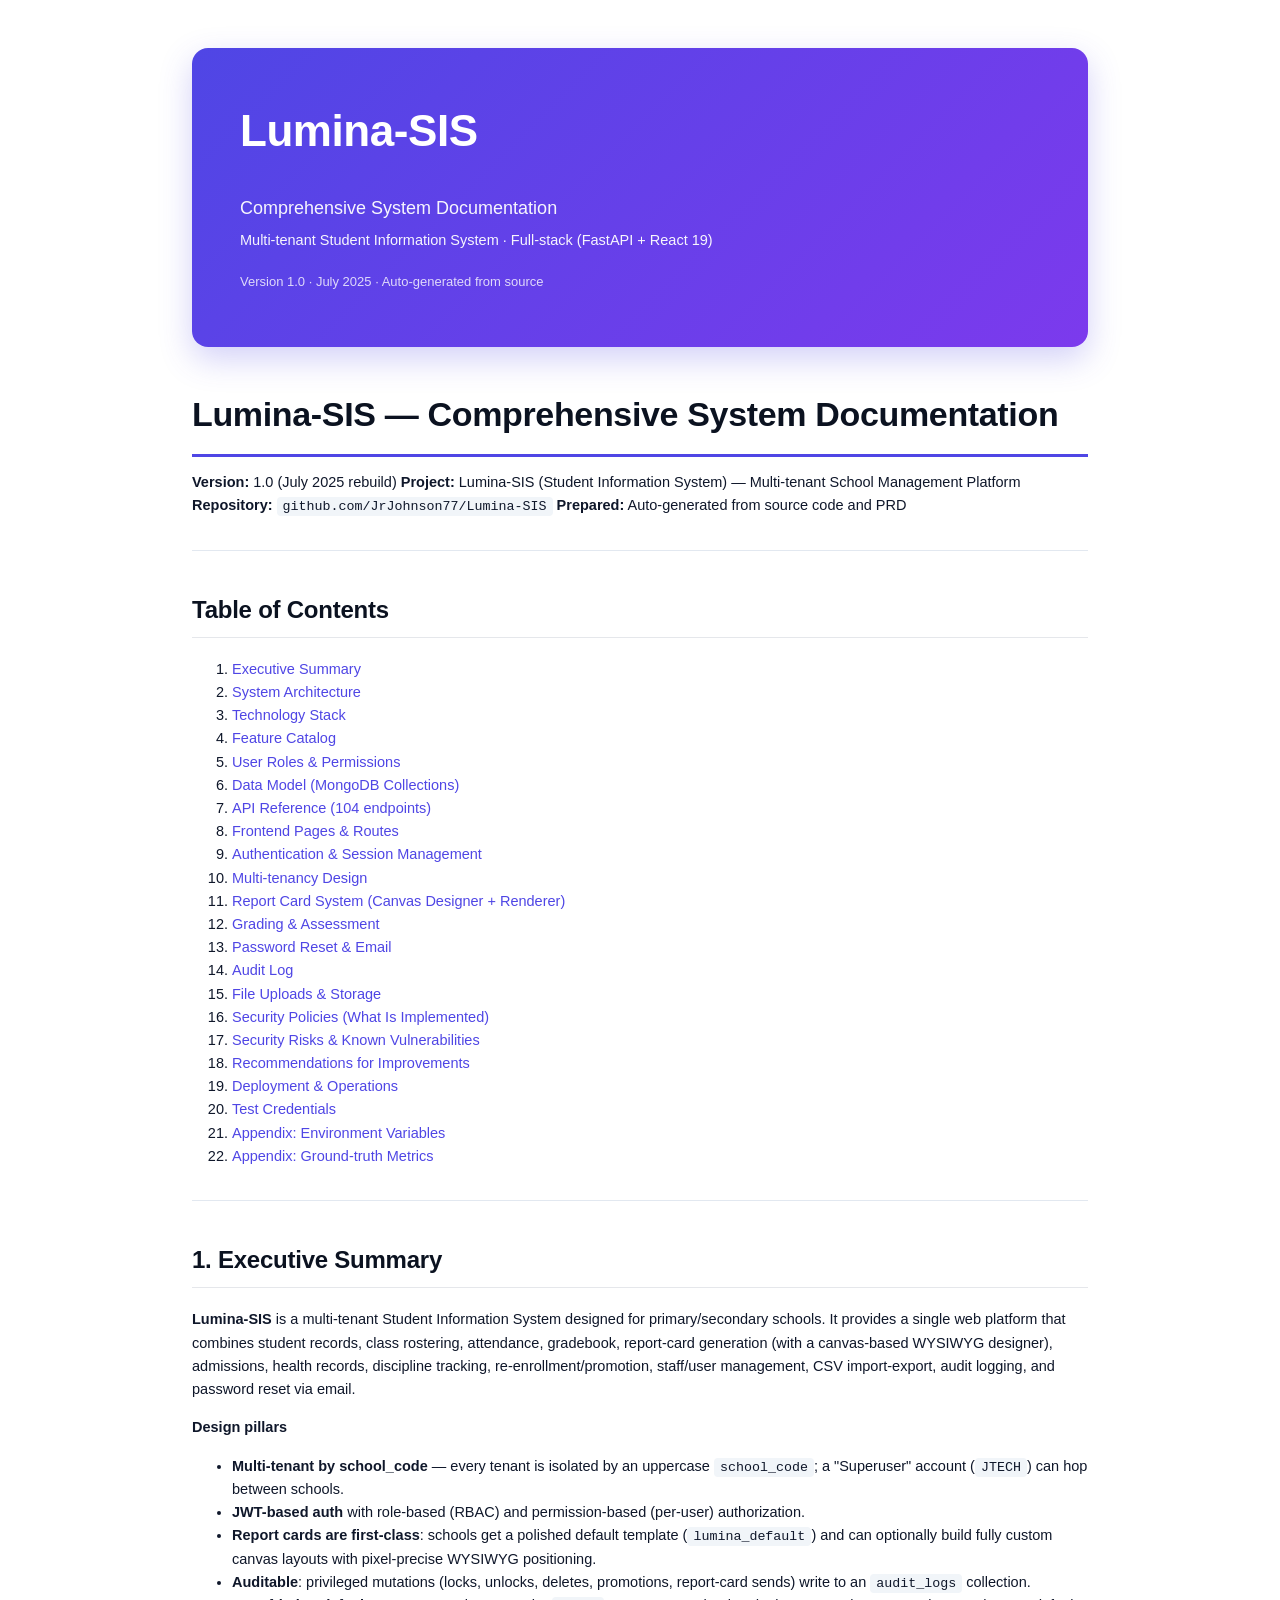
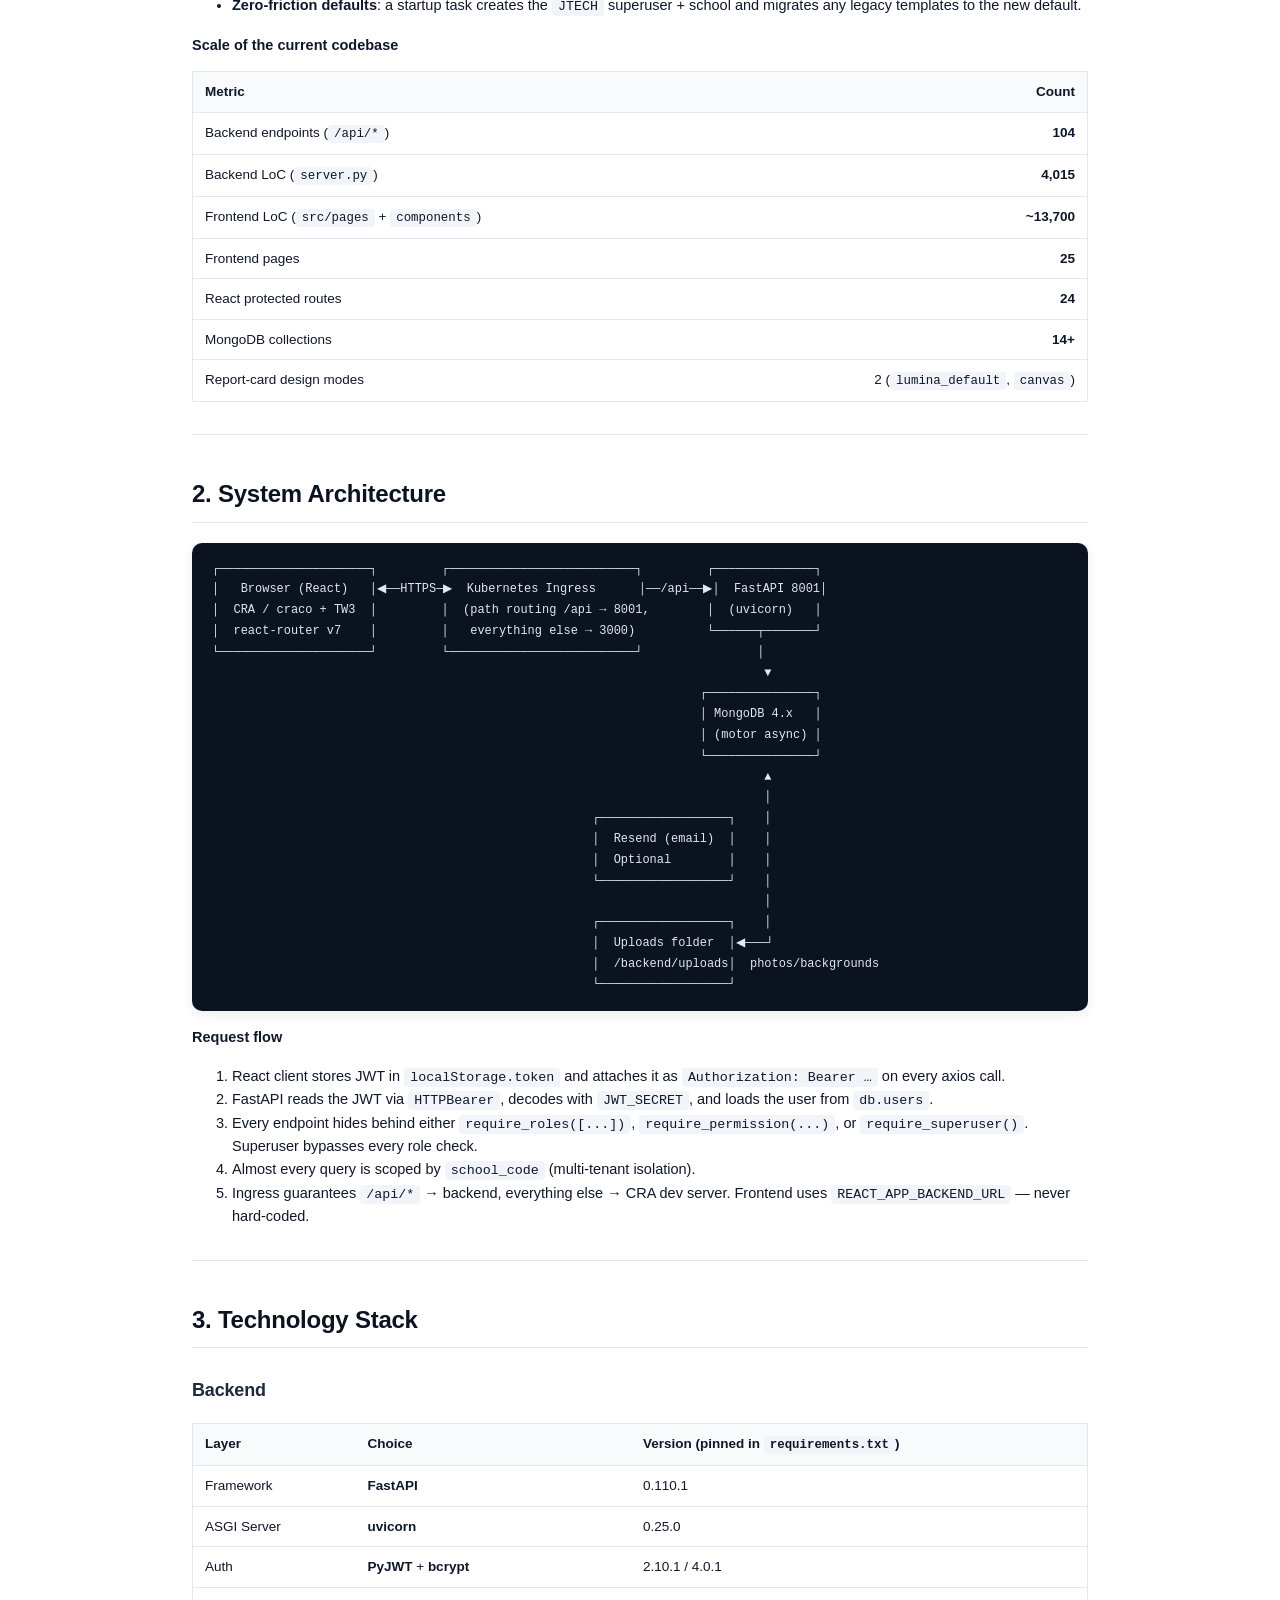
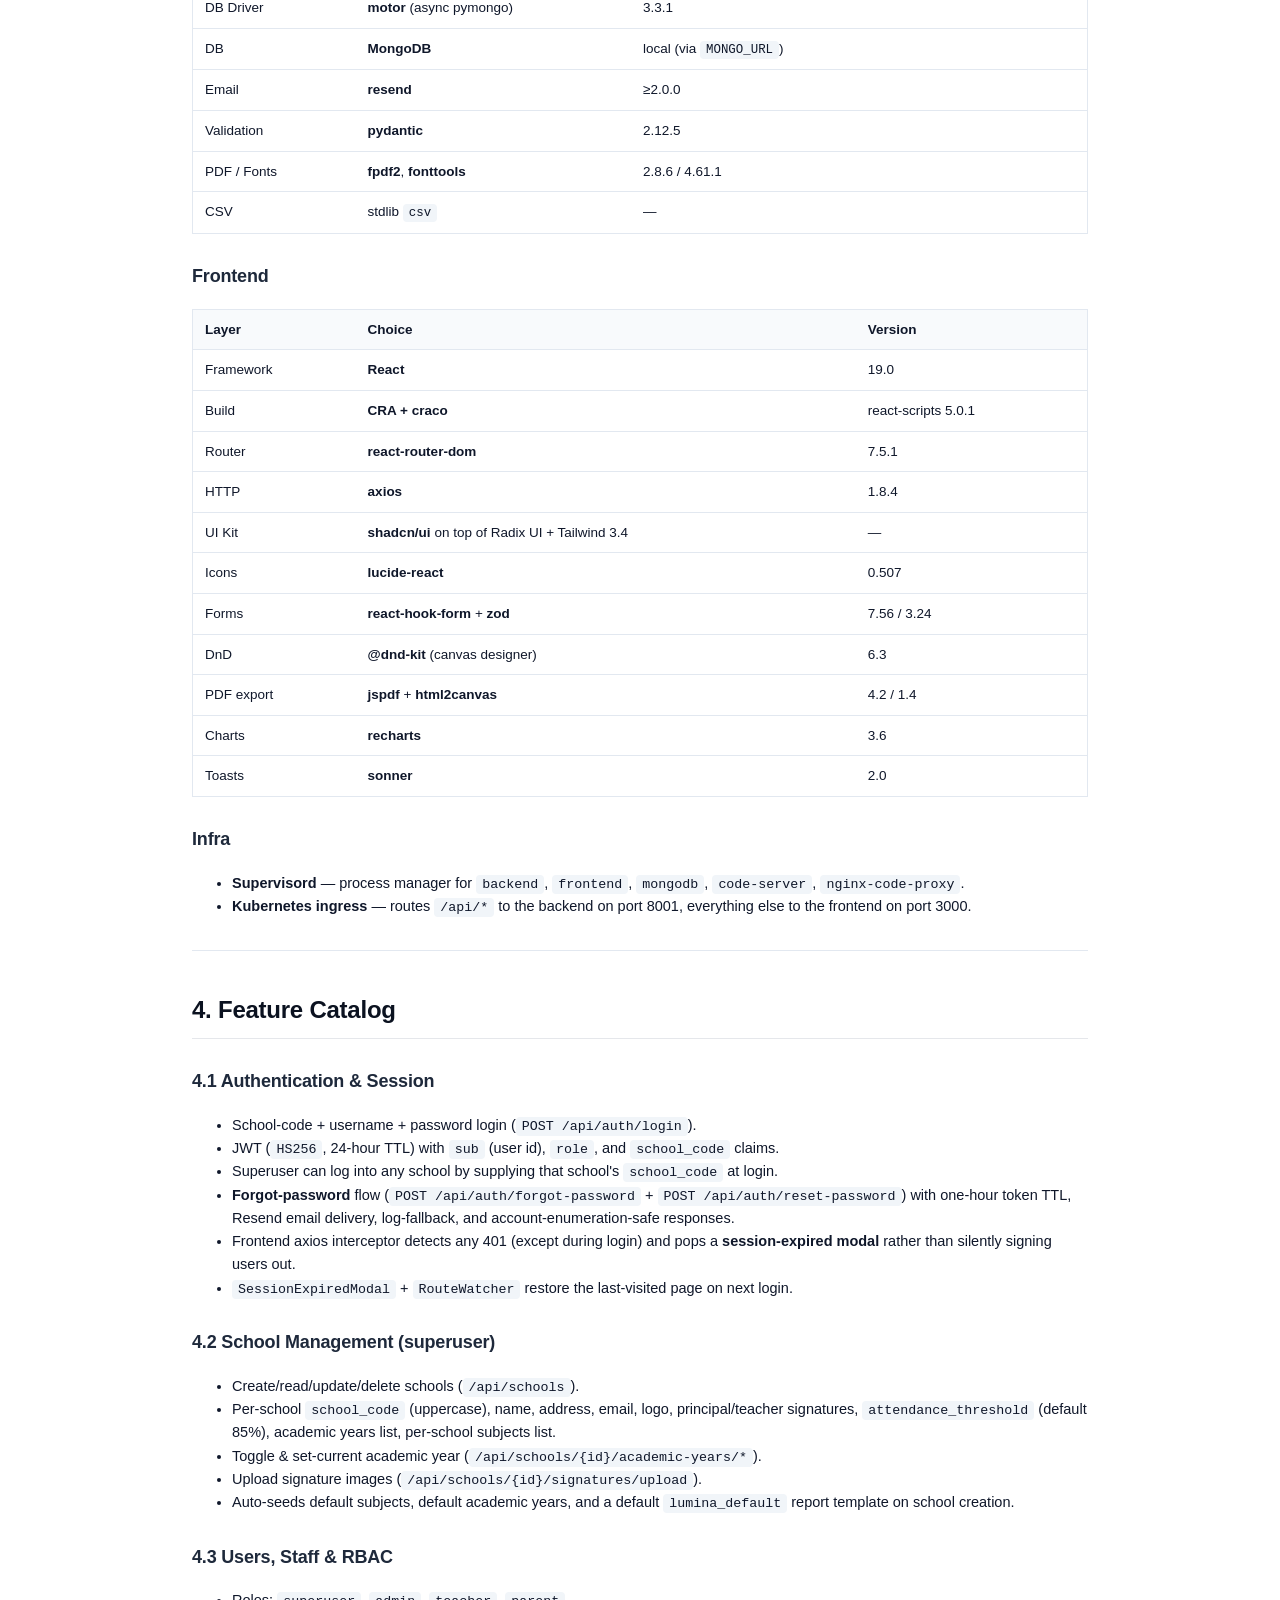
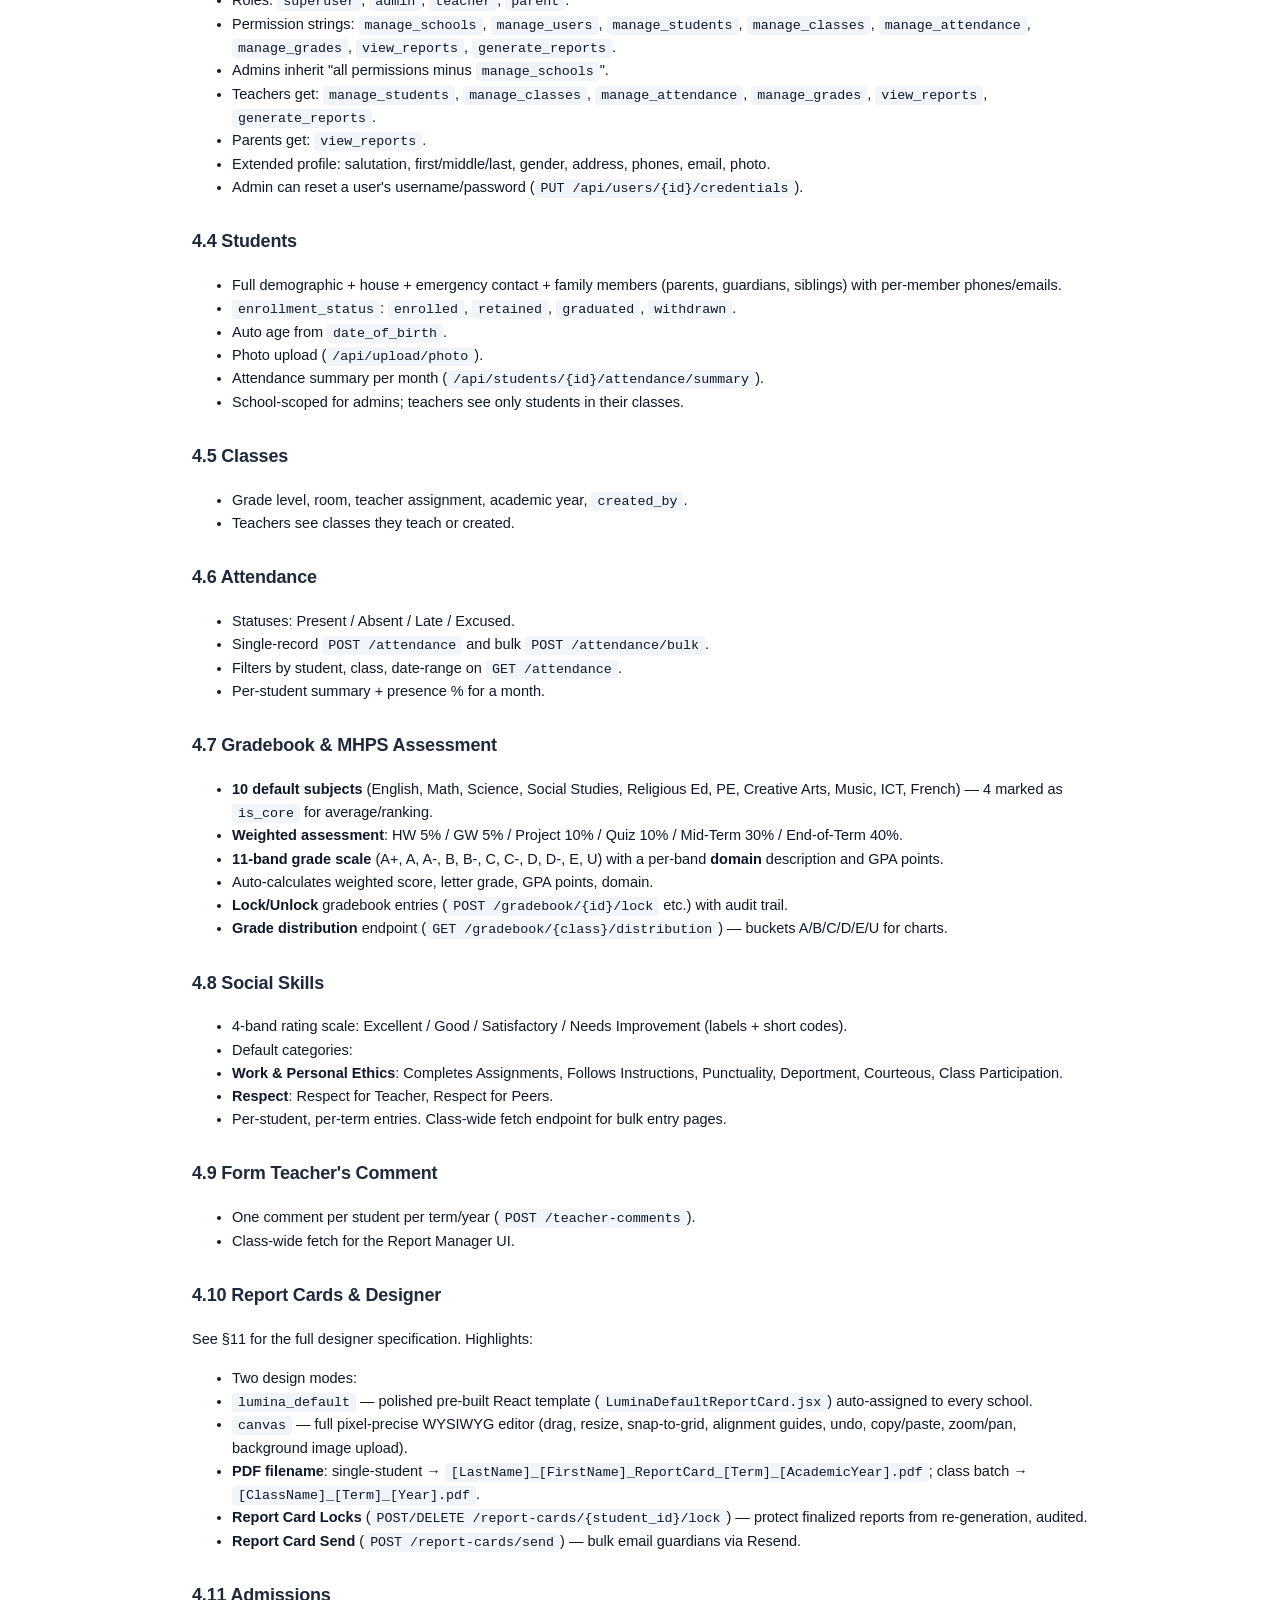
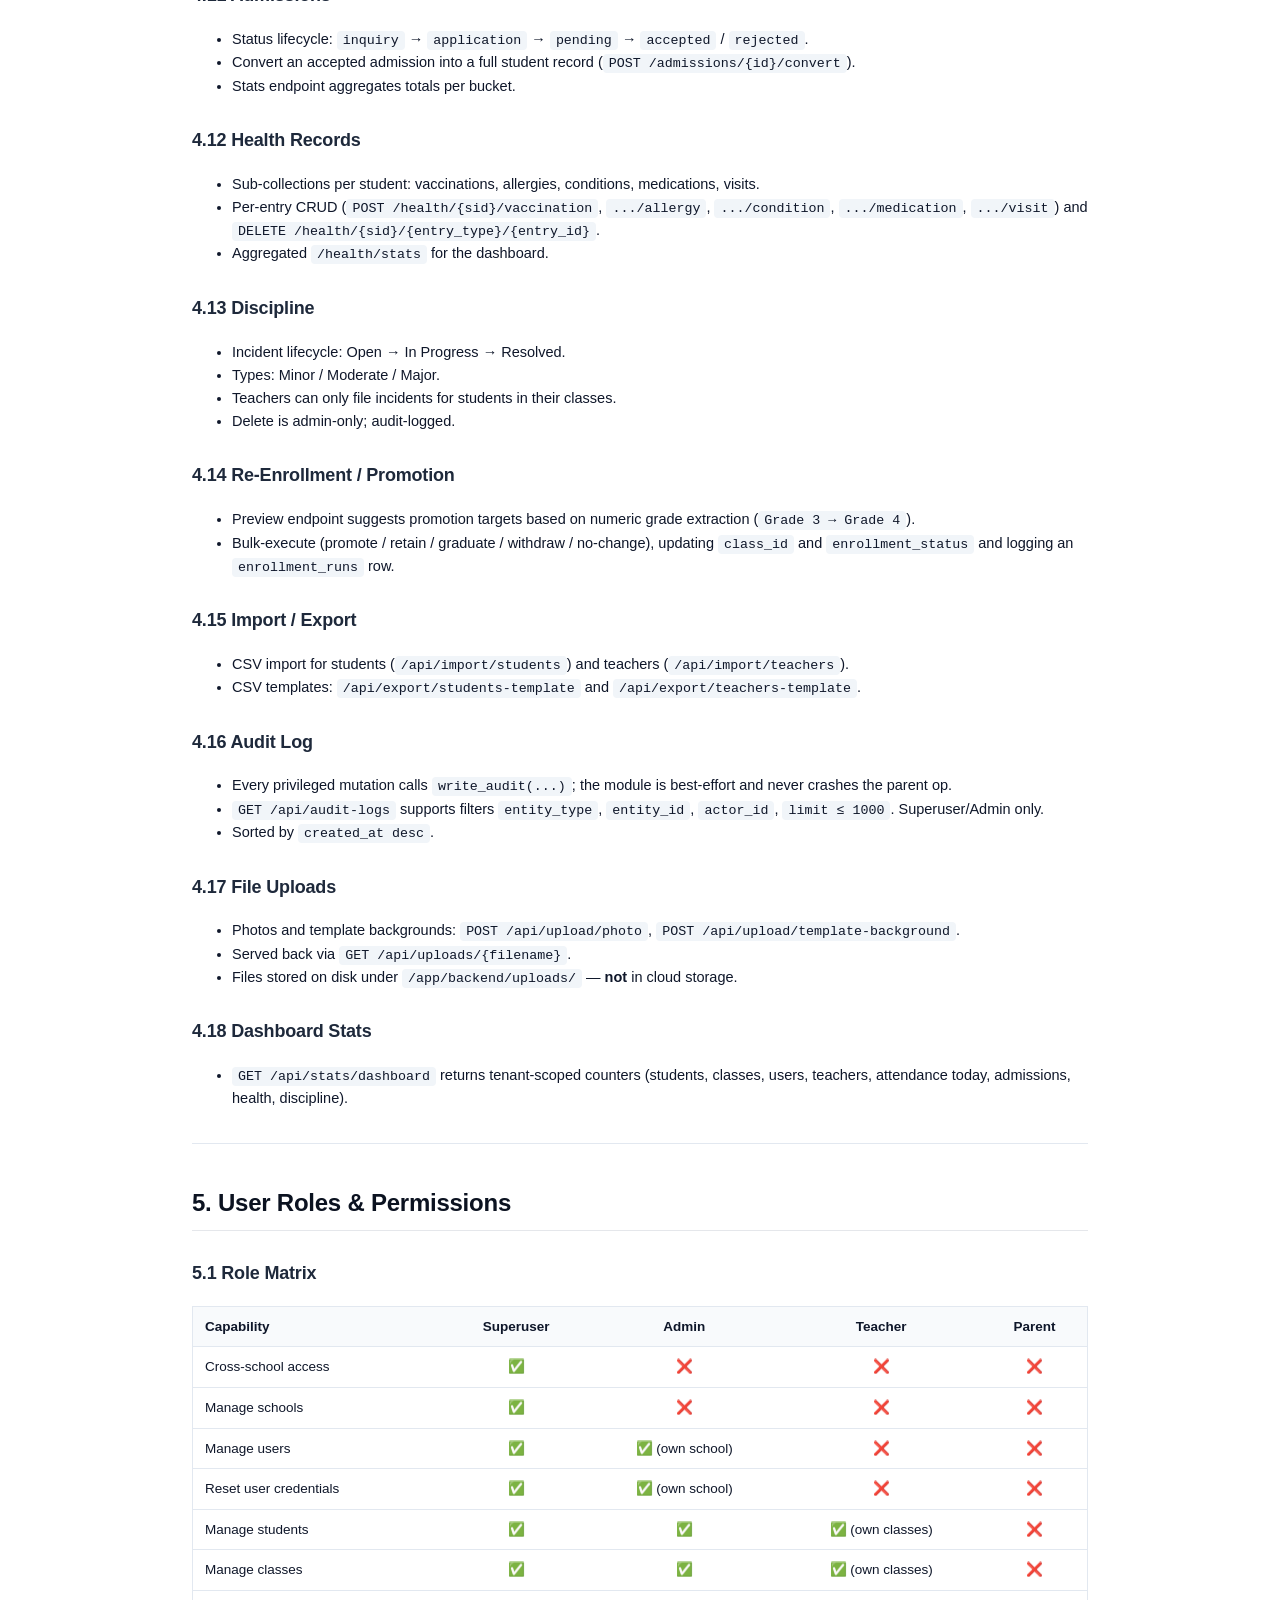
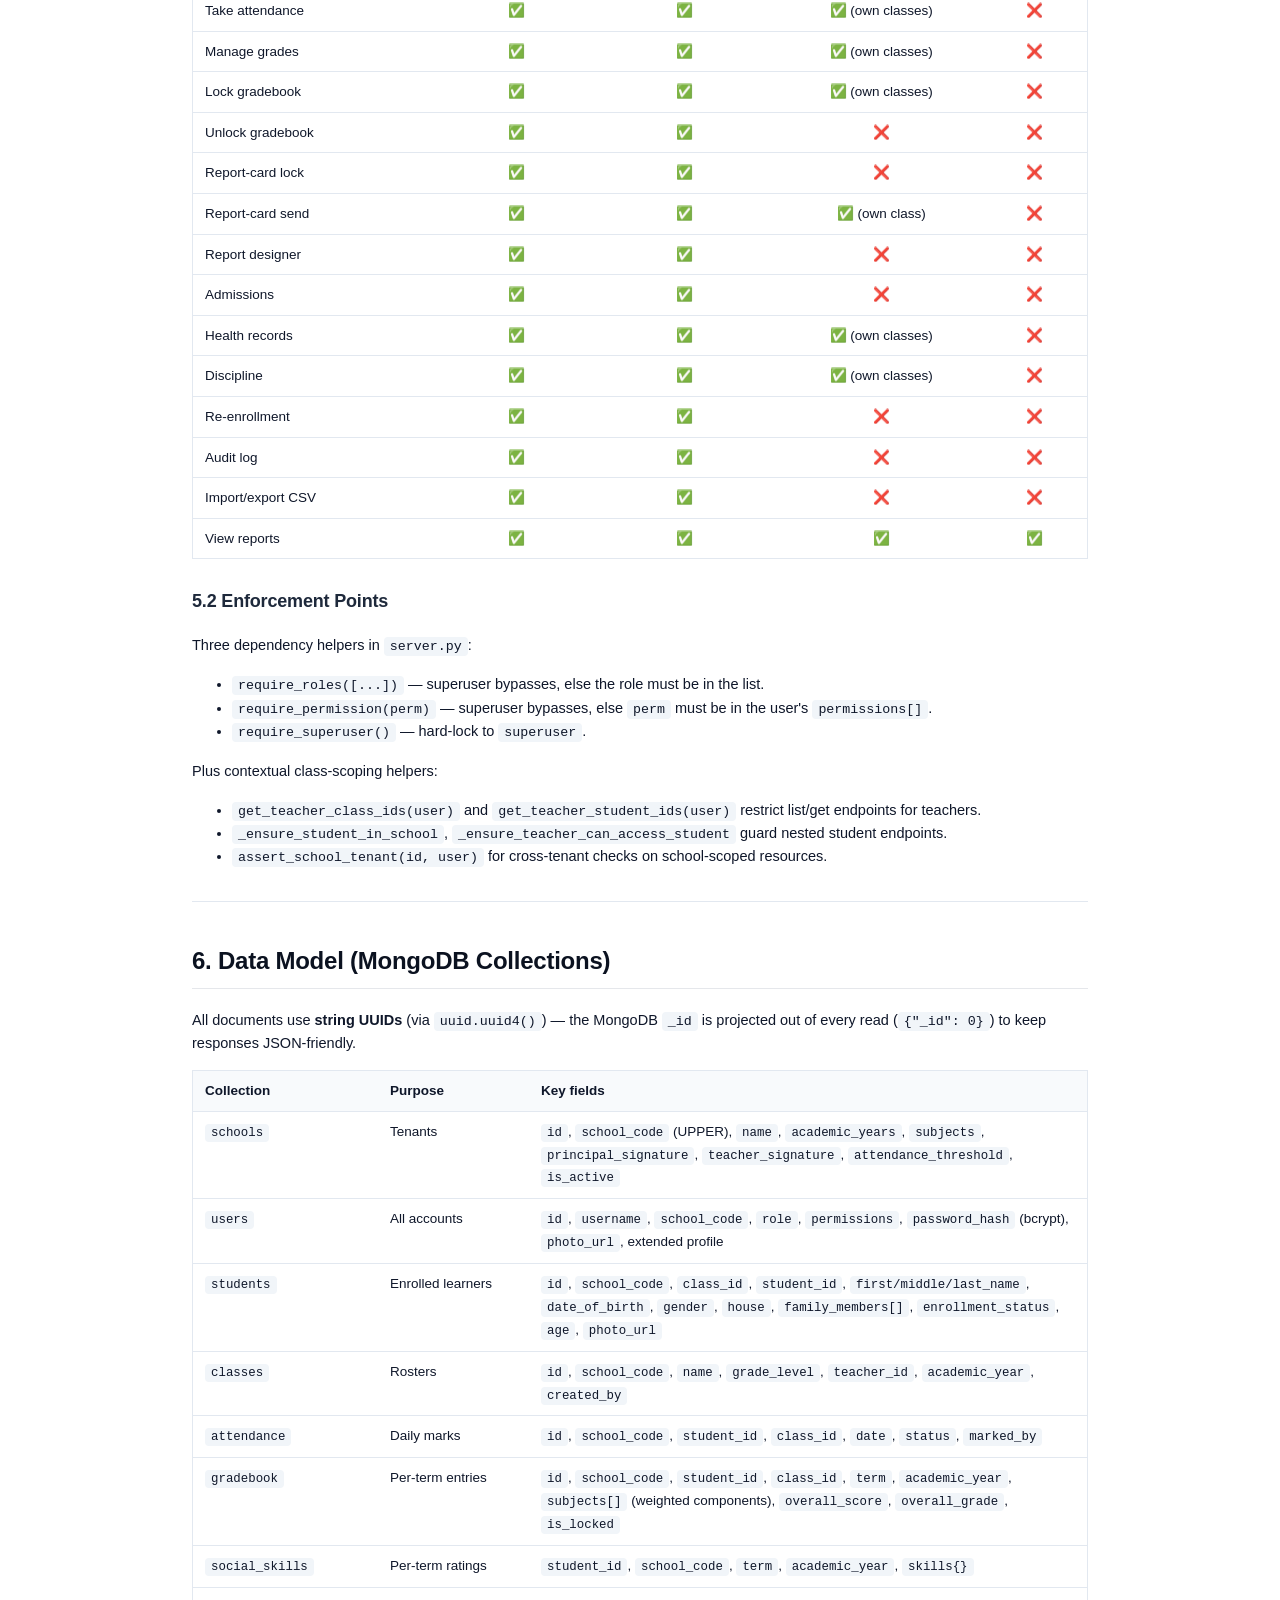
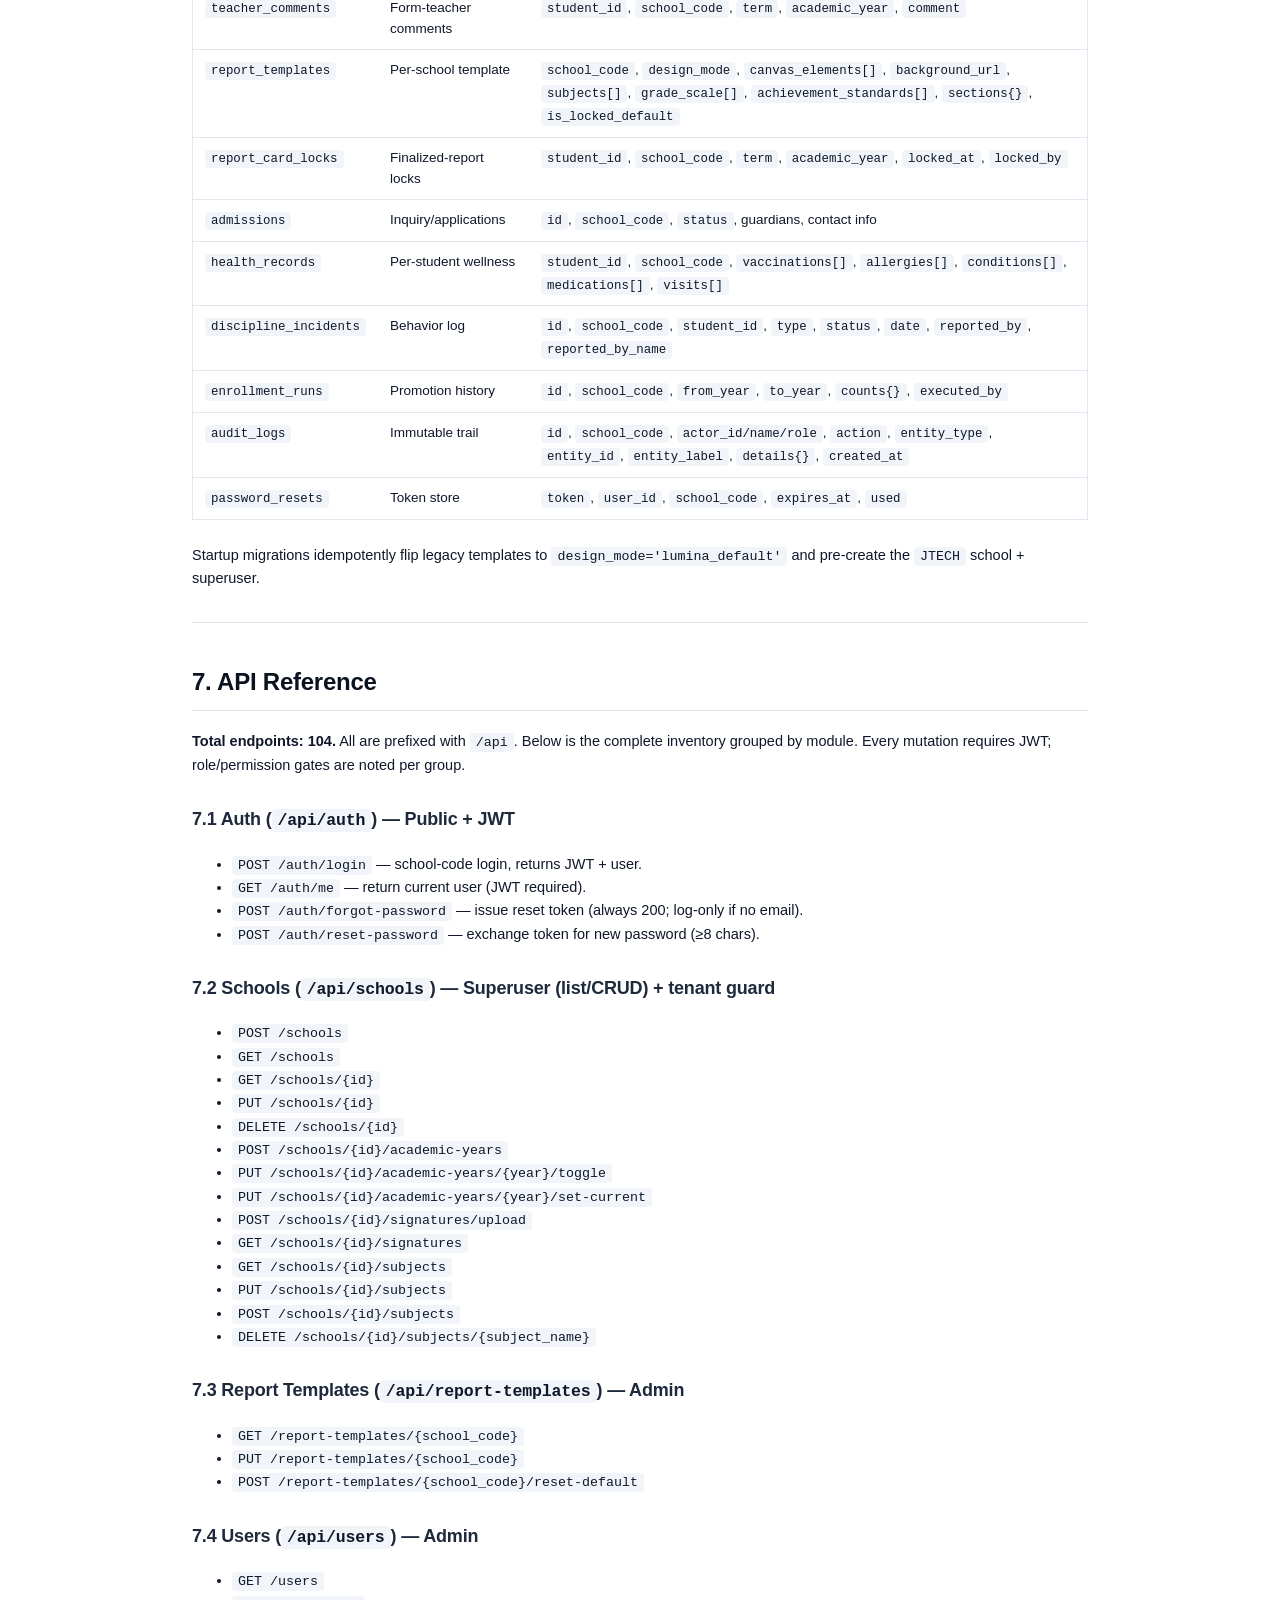
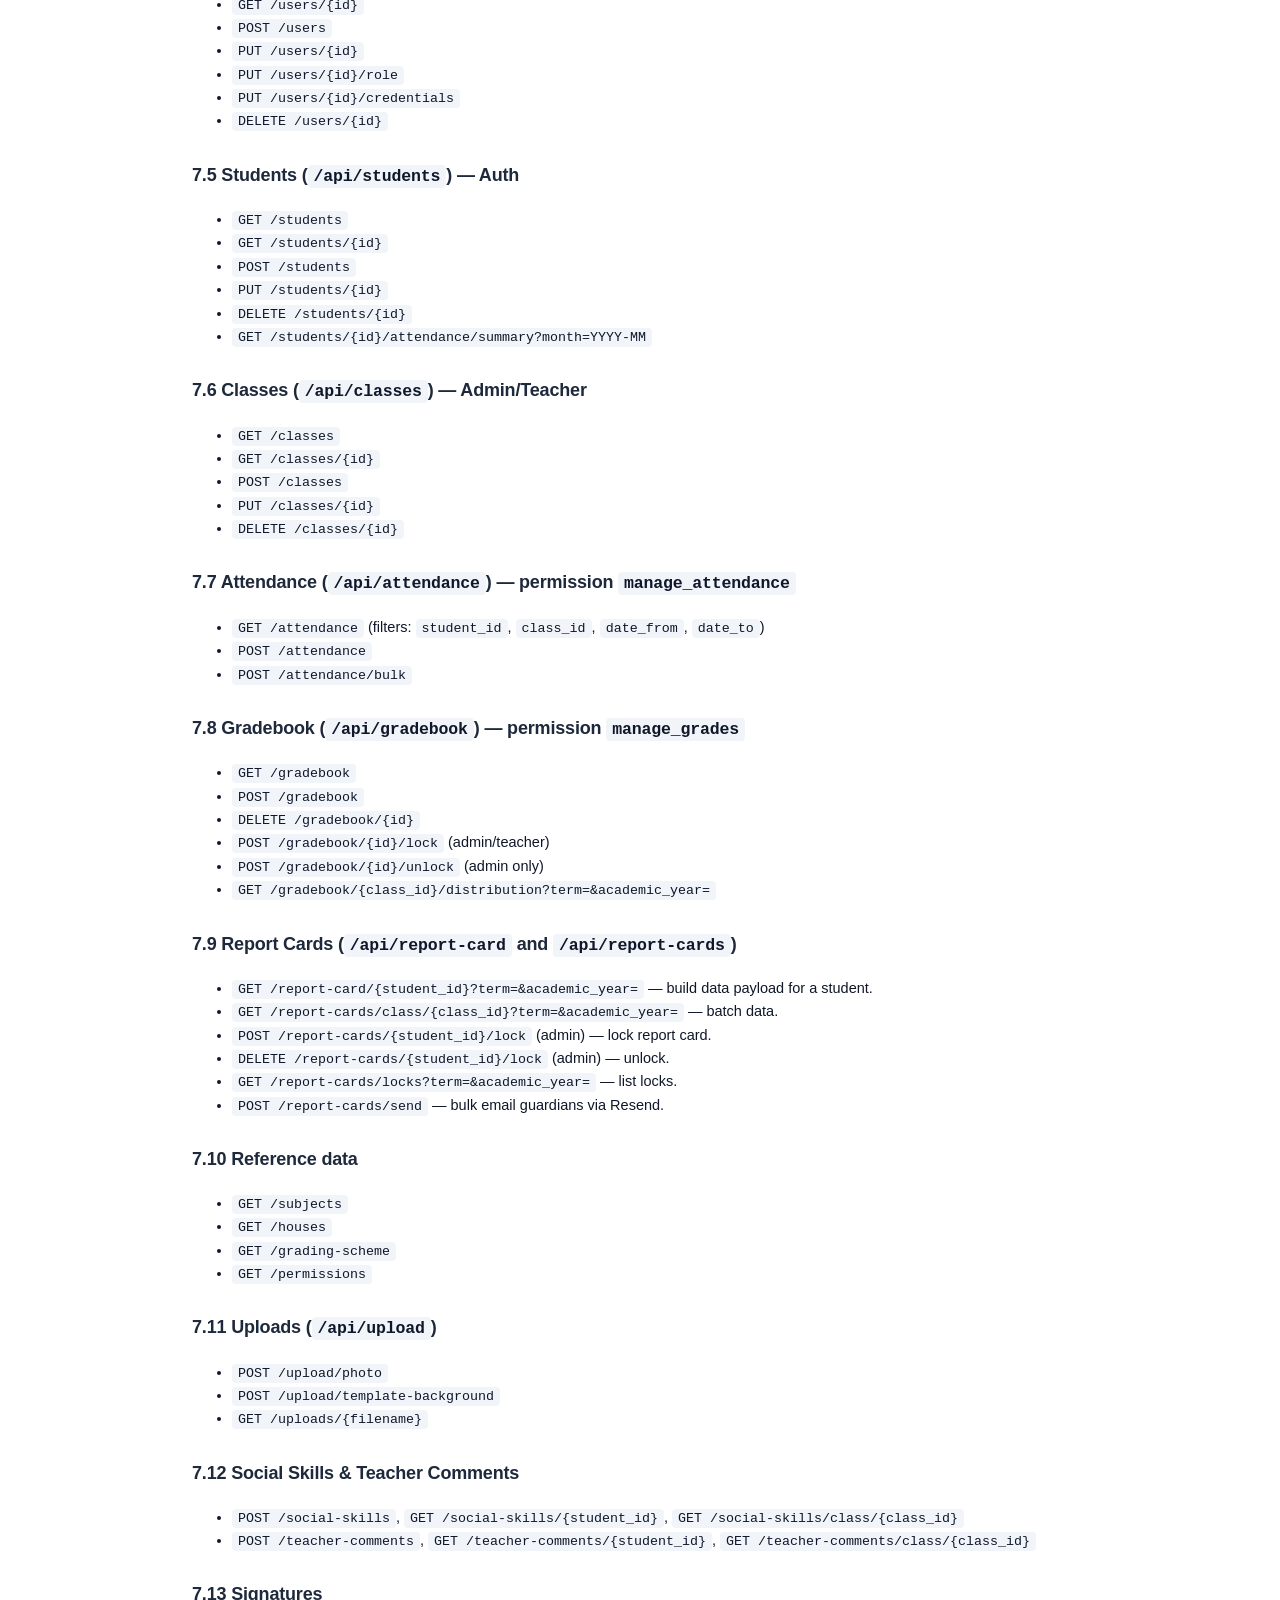
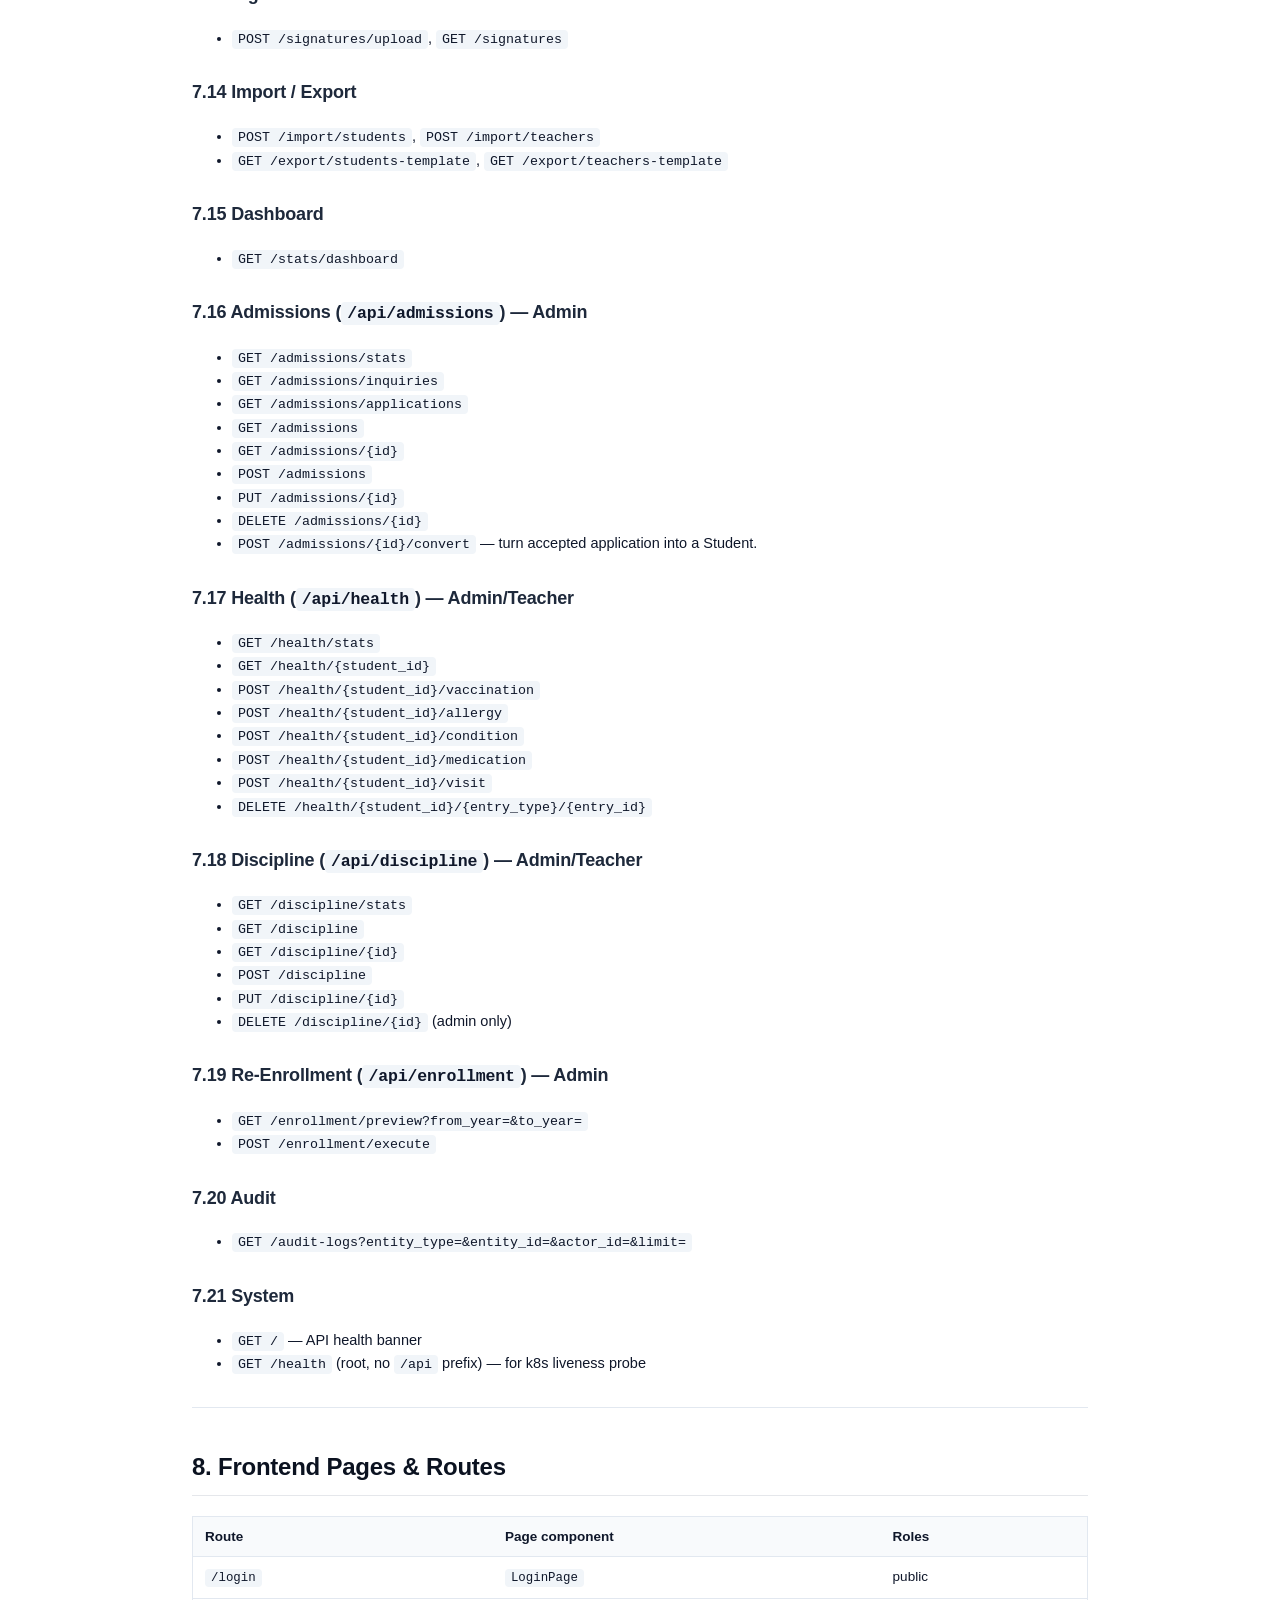
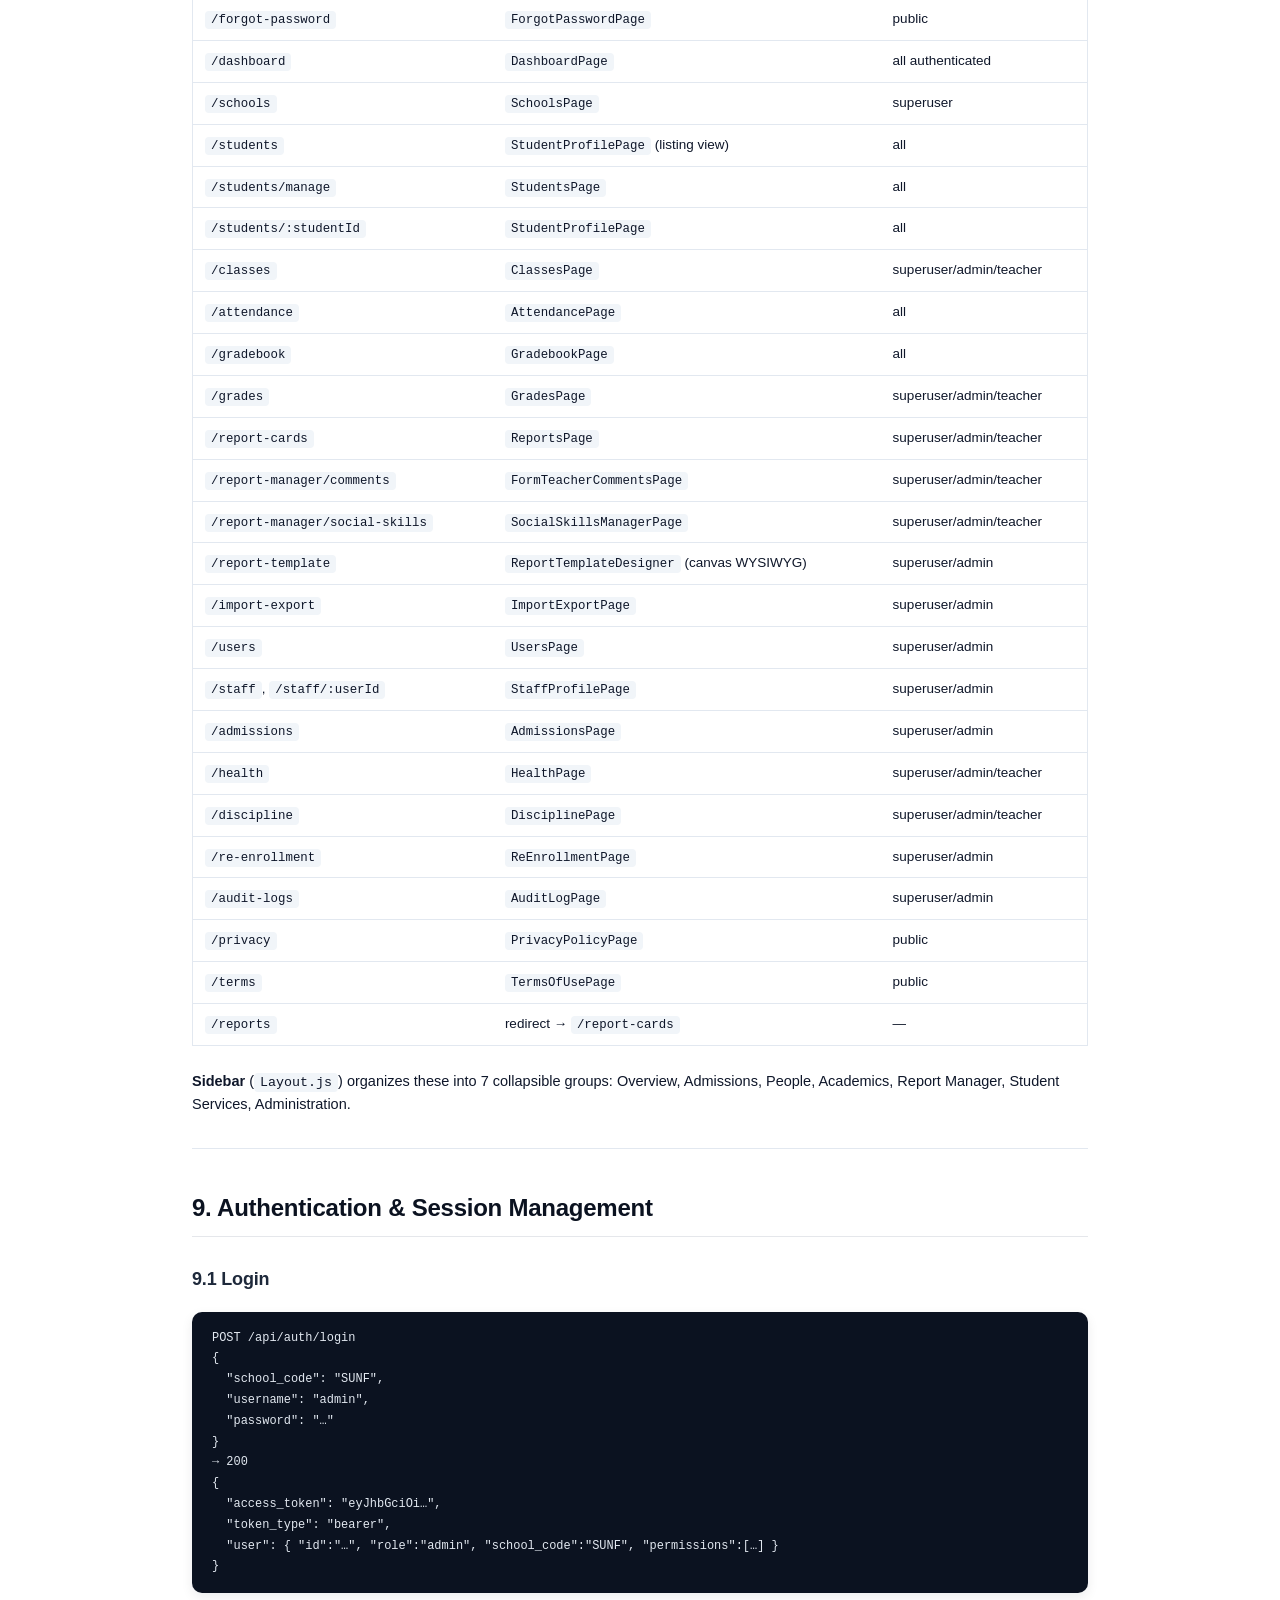
<file: docs/LUMINA_SIS_DOCUMENTATION.html>
<!DOCTYPE html>
<html lang="en">
<head>
<meta charset="utf-8">
<meta name="viewport" content="width=device-width,initial-scale=1">
<title>Lumina-SIS · Comprehensive Documentation</title>
<style>
:root { color-scheme: light; }
* { box-sizing: border-box; }
body {
    font-family: -apple-system, "Segoe UI", Helvetica, Arial, sans-serif;
    color: #0f172a;
    line-height: 1.6;
    max-width: 960px;
    margin: 0 auto;
    padding: 48px 32px;
    background: #ffffff;
}
h1, h2, h3, h4 { color: #0b1220; letter-spacing: -0.01em; }
h1 { font-size: 34px; margin: 0 0 8px; border-bottom: 3px solid #4f46e5; padding-bottom: 12px; }
h2 { font-size: 24px; margin-top: 40px; border-bottom: 1px solid #e5e7eb; padding-bottom: 8px; }
h3 { font-size: 18px; margin-top: 28px; color: #1e293b; }
h4 { font-size: 15px; margin-top: 20px; color: #334155; }
p, li { font-size: 14.5px; }
a { color: #4f46e5; text-decoration: none; }
a:hover { text-decoration: underline; }
code {
    background: #f1f5f9; padding: 2px 6px; border-radius: 4px;
    font-family: "SFMono-Regular", Menlo, Consolas, monospace;
    font-size: 0.92em; color: #0f172a;
}
pre {
    background: #0b1220; color: #e2e8f0; padding: 16px 20px;
    border-radius: 10px; overflow-x: auto; font-size: 13px;
    box-shadow: 0 4px 12px rgba(15, 23, 42, 0.08);
}
pre code { background: transparent; color: inherit; padding: 0; }
table {
    border-collapse: collapse; width: 100%; margin: 14px 0 24px;
    background: #ffffff; border: 1px solid #e2e8f0; font-size: 13.5px;
}
th, td { border-bottom: 1px solid #e2e8f0; padding: 9px 12px; text-align: left; vertical-align: top; }
th { background: #f8fafc; color: #0f172a; font-weight: 600; }
tr:last-child td { border-bottom: none; }
blockquote {
    border-left: 4px solid #4f46e5; margin: 16px 0;
    padding: 8px 16px; background: #eef2ff; color: #312e81;
    border-radius: 4px;
}
hr { border: none; border-top: 1px solid #e2e8f0; margin: 32px 0; }
.doc-cover {
    background: linear-gradient(135deg, #4f46e5 0%, #7c3aed 100%);
    color: #ffffff; padding: 48px; border-radius: 16px;
    margin-bottom: 40px; box-shadow: 0 12px 32px rgba(79, 70, 229, 0.25);
}
.doc-cover h1 { color: #ffffff; border: none; margin: 0 0 16px; font-size: 44px; }
.doc-cover p { margin: 6px 0; opacity: 0.95; }
.doc-cover .meta { font-size: 13px; opacity: 0.8; margin-top: 20px; }
.badge {
    display: inline-block; padding: 4px 10px; border-radius: 999px;
    font-size: 11px; font-weight: 600; margin-right: 6px;
}
.badge-blue { background: #dbeafe; color: #1e3a8a; }
.badge-green { background: #dcfce7; color: #14532d; }
.badge-red { background: #fee2e2; color: #7f1d1d; }
@media print {
    body { padding: 24px; max-width: 100%; }
    pre { break-inside: avoid; }
    h1, h2, h3 { break-after: avoid; }
    .doc-cover { background: #4f46e5 !important; -webkit-print-color-adjust: exact; print-color-adjust: exact; }
    table { break-inside: auto; }
    tr { break-inside: avoid; break-after: auto; }
}
</style>
</head>
<body>

<div class="doc-cover">
  <h1>Lumina-SIS</h1>
  <p style="font-size:18px;font-weight:500;">Comprehensive System Documentation</p>
  <p>Multi-tenant Student Information System · Full-stack (FastAPI + React 19)</p>
  <p class="meta">Version 1.0 &middot; July 2025 &middot; Auto-generated from source</p>
</div>

<h1 id="lumina-sis-comprehensive-system-documentation">Lumina-SIS — Comprehensive System Documentation</h1>
<p><strong>Version:</strong> 1.0 (July 2025 rebuild)
<strong>Project:</strong> Lumina-SIS (Student Information System) — Multi-tenant School Management Platform
<strong>Repository:</strong> <code>github.com/JrJohnson77/Lumina-SIS</code>
<strong>Prepared:</strong> Auto-generated from source code and PRD</p>
<hr />
<h2 id="table-of-contents">Table of Contents</h2>
<ol>
<li><a href="#1-executive-summary">Executive Summary</a></li>
<li><a href="#2-system-architecture">System Architecture</a></li>
<li><a href="#3-technology-stack">Technology Stack</a></li>
<li><a href="#4-feature-catalog">Feature Catalog</a></li>
<li><a href="#5-user-roles--permissions">User Roles &amp; Permissions</a></li>
<li><a href="#6-data-model-mongodb-collections">Data Model (MongoDB Collections)</a></li>
<li><a href="#7-api-reference">API Reference (104 endpoints)</a></li>
<li><a href="#8-frontend-pages--routes">Frontend Pages &amp; Routes</a></li>
<li><a href="#9-authentication--session-management">Authentication &amp; Session Management</a></li>
<li><a href="#10-multi-tenancy-design">Multi-tenancy Design</a></li>
<li><a href="#11-report-card-system">Report Card System (Canvas Designer + Renderer)</a></li>
<li><a href="#12-grading--assessment">Grading &amp; Assessment</a></li>
<li><a href="#13-password-reset--email">Password Reset &amp; Email</a></li>
<li><a href="#14-audit-log">Audit Log</a></li>
<li><a href="#15-file-uploads--storage">File Uploads &amp; Storage</a></li>
<li><a href="#16-security-policies-implemented">Security Policies (What Is Implemented)</a></li>
<li><a href="#17-security-risks--known-vulnerabilities">Security Risks &amp; Known Vulnerabilities</a></li>
<li><a href="#18-recommendations-for-improvements">Recommendations for Improvements</a></li>
<li><a href="#19-deployment--operations">Deployment &amp; Operations</a></li>
<li><a href="#20-test-credentials">Test Credentials</a></li>
<li><a href="#21-appendix-environment-variables">Appendix: Environment Variables</a></li>
<li><a href="#22-appendix-ground-truth-metrics">Appendix: Ground-truth Metrics</a></li>
</ol>
<hr />
<h2 id="1-executive-summary">1. Executive Summary</h2>
<p><strong>Lumina-SIS</strong> is a multi-tenant Student Information System designed for primary/secondary schools. It provides a single web platform that combines student records, class rostering, attendance, gradebook, report-card generation (with a canvas-based WYSIWYG designer), admissions, health records, discipline tracking, re-enrollment/promotion, staff/user management, CSV import-export, audit logging, and password reset via email.</p>
<p><strong>Design pillars</strong></p>
<ul>
<li><strong>Multi-tenant by school_code</strong> — every tenant is isolated by an uppercase <code>school_code</code>; a "Superuser" account (<code>JTECH</code>) can hop between schools.</li>
<li><strong>JWT-based auth</strong> with role-based (RBAC) and permission-based (per-user) authorization.</li>
<li><strong>Report cards are first-class</strong>: schools get a polished default template (<code>lumina_default</code>) and can optionally build fully custom canvas layouts with pixel-precise WYSIWYG positioning.</li>
<li><strong>Auditable</strong>: privileged mutations (locks, unlocks, deletes, promotions, report-card sends) write to an <code>audit_logs</code> collection.</li>
<li><strong>Zero-friction defaults</strong>: a startup task creates the <code>JTECH</code> superuser + school and migrates any legacy templates to the new default.</li>
</ul>
<p><strong>Scale of the current codebase</strong></p>
<table>
<thead>
<tr>
<th>Metric</th>
<th style="text-align: right;">Count</th>
</tr>
</thead>
<tbody>
<tr>
<td>Backend endpoints (<code>/api/*</code>)</td>
<td style="text-align: right;"><strong>104</strong></td>
</tr>
<tr>
<td>Backend LoC (<code>server.py</code>)</td>
<td style="text-align: right;"><strong>4,015</strong></td>
</tr>
<tr>
<td>Frontend LoC (<code>src/pages</code> + <code>components</code>)</td>
<td style="text-align: right;"><strong>~13,700</strong></td>
</tr>
<tr>
<td>Frontend pages</td>
<td style="text-align: right;"><strong>25</strong></td>
</tr>
<tr>
<td>React protected routes</td>
<td style="text-align: right;"><strong>24</strong></td>
</tr>
<tr>
<td>MongoDB collections</td>
<td style="text-align: right;"><strong>14+</strong></td>
</tr>
<tr>
<td>Report-card design modes</td>
<td style="text-align: right;">2 (<code>lumina_default</code>, <code>canvas</code>)</td>
</tr>
</tbody>
</table>
<hr />
<h2 id="2-system-architecture">2. System Architecture</h2>
<pre><code>┌─────────────────────┐         ┌──────────────────────────┐         ┌──────────────┐
│   Browser (React)   │◀──HTTPS─▶  Kubernetes Ingress      │──/api──▶│  FastAPI 8001│
│  CRA / craco + TW3  │         │  (path routing /api → 8001,        │  (uvicorn)   │
│  react-router v7    │         │   everything else → 3000)          └──────┬───────┘
└─────────────────────┘         └──────────────────────────┘                │
                                                                             ▼
                                                                    ┌───────────────┐
                                                                    │ MongoDB 4.x   │
                                                                    │ (motor async) │
                                                                    └───────────────┘
                                                                             ▲
                                                                             │
                                                     ┌──────────────────┐    │
                                                     │  Resend (email)  │    │
                                                     │  Optional        │    │
                                                     └──────────────────┘    │
                                                                             │
                                                     ┌──────────────────┐    │
                                                     │  Uploads folder  │◀───┘
                                                     │  /backend/uploads│  photos/backgrounds
                                                     └──────────────────┘
</code></pre>
<p><strong>Request flow</strong></p>
<ol>
<li>React client stores JWT in <code>localStorage.token</code> and attaches it as <code>Authorization: Bearer …</code> on every axios call.</li>
<li>FastAPI reads the JWT via <code>HTTPBearer</code>, decodes with <code>JWT_SECRET</code>, and loads the user from <code>db.users</code>.</li>
<li>Every endpoint hides behind either <code>require_roles([...])</code>, <code>require_permission(...)</code>, or <code>require_superuser()</code>. Superuser bypasses every role check.</li>
<li>Almost every query is scoped by <code>school_code</code> (multi-tenant isolation).</li>
<li>Ingress guarantees <code>/api/*</code> → backend, everything else → CRA dev server. Frontend uses <code>REACT_APP_BACKEND_URL</code> — never hard-coded.</li>
</ol>
<hr />
<h2 id="3-technology-stack">3. Technology Stack</h2>
<h3 id="backend">Backend</h3>
<table>
<thead>
<tr>
<th>Layer</th>
<th>Choice</th>
<th>Version (pinned in <code>requirements.txt</code>)</th>
</tr>
</thead>
<tbody>
<tr>
<td>Framework</td>
<td><strong>FastAPI</strong></td>
<td>0.110.1</td>
</tr>
<tr>
<td>ASGI Server</td>
<td><strong>uvicorn</strong></td>
<td>0.25.0</td>
</tr>
<tr>
<td>Auth</td>
<td><strong>PyJWT</strong> + <strong>bcrypt</strong></td>
<td>2.10.1 / 4.0.1</td>
</tr>
<tr>
<td>DB Driver</td>
<td><strong>motor</strong> (async pymongo)</td>
<td>3.3.1</td>
</tr>
<tr>
<td>DB</td>
<td><strong>MongoDB</strong></td>
<td>local (via <code>MONGO_URL</code>)</td>
</tr>
<tr>
<td>Email</td>
<td><strong>resend</strong></td>
<td>≥2.0.0</td>
</tr>
<tr>
<td>Validation</td>
<td><strong>pydantic</strong></td>
<td>2.12.5</td>
</tr>
<tr>
<td>PDF / Fonts</td>
<td><strong>fpdf2</strong>, <strong>fonttools</strong></td>
<td>2.8.6 / 4.61.1</td>
</tr>
<tr>
<td>CSV</td>
<td>stdlib <code>csv</code></td>
<td>—</td>
</tr>
</tbody>
</table>
<h3 id="frontend">Frontend</h3>
<table>
<thead>
<tr>
<th>Layer</th>
<th>Choice</th>
<th>Version</th>
</tr>
</thead>
<tbody>
<tr>
<td>Framework</td>
<td><strong>React</strong></td>
<td>19.0</td>
</tr>
<tr>
<td>Build</td>
<td><strong>CRA + craco</strong></td>
<td>react-scripts 5.0.1</td>
</tr>
<tr>
<td>Router</td>
<td><strong>react-router-dom</strong></td>
<td>7.5.1</td>
</tr>
<tr>
<td>HTTP</td>
<td><strong>axios</strong></td>
<td>1.8.4</td>
</tr>
<tr>
<td>UI Kit</td>
<td><strong>shadcn/ui</strong> on top of Radix UI + Tailwind 3.4</td>
<td>—</td>
</tr>
<tr>
<td>Icons</td>
<td><strong>lucide-react</strong></td>
<td>0.507</td>
</tr>
<tr>
<td>Forms</td>
<td><strong>react-hook-form</strong> + <strong>zod</strong></td>
<td>7.56 / 3.24</td>
</tr>
<tr>
<td>DnD</td>
<td><strong>@dnd-kit</strong> (canvas designer)</td>
<td>6.3</td>
</tr>
<tr>
<td>PDF export</td>
<td><strong>jspdf</strong> + <strong>html2canvas</strong></td>
<td>4.2 / 1.4</td>
</tr>
<tr>
<td>Charts</td>
<td><strong>recharts</strong></td>
<td>3.6</td>
</tr>
<tr>
<td>Toasts</td>
<td><strong>sonner</strong></td>
<td>2.0</td>
</tr>
</tbody>
</table>
<h3 id="infra">Infra</h3>
<ul>
<li><strong>Supervisord</strong> — process manager for <code>backend</code>, <code>frontend</code>, <code>mongodb</code>, <code>code-server</code>, <code>nginx-code-proxy</code>.</li>
<li><strong>Kubernetes ingress</strong> — routes <code>/api/*</code> to the backend on port 8001, everything else to the frontend on port 3000.</li>
</ul>
<hr />
<h2 id="4-feature-catalog">4. Feature Catalog</h2>
<h3 id="41-authentication-session">4.1 Authentication &amp; Session</h3>
<ul>
<li>School-code + username + password login (<code>POST /api/auth/login</code>).</li>
<li>JWT (<code>HS256</code>, 24-hour TTL) with <code>sub</code> (user id), <code>role</code>, and <code>school_code</code> claims.</li>
<li>Superuser can log into any school by supplying that school's <code>school_code</code> at login.</li>
<li><strong>Forgot-password</strong> flow (<code>POST /api/auth/forgot-password</code> + <code>POST /api/auth/reset-password</code>) with one-hour token TTL, Resend email delivery, log-fallback, and account-enumeration-safe responses.</li>
<li>Frontend axios interceptor detects any 401 (except during login) and pops a <strong>session-expired modal</strong> rather than silently signing users out.</li>
<li><code>SessionExpiredModal</code> + <code>RouteWatcher</code> restore the last-visited page on next login.</li>
</ul>
<h3 id="42-school-management-superuser">4.2 School Management (superuser)</h3>
<ul>
<li>Create/read/update/delete schools (<code>/api/schools</code>).</li>
<li>Per-school <code>school_code</code> (uppercase), name, address, email, logo, principal/teacher signatures, <code>attendance_threshold</code> (default 85%), academic years list, per-school subjects list.</li>
<li>Toggle &amp; set-current academic year (<code>/api/schools/{id}/academic-years/*</code>).</li>
<li>Upload signature images (<code>/api/schools/{id}/signatures/upload</code>).</li>
<li>Auto-seeds default subjects, default academic years, and a default <code>lumina_default</code> report template on school creation.</li>
</ul>
<h3 id="43-users-staff-rbac">4.3 Users, Staff &amp; RBAC</h3>
<ul>
<li>Roles: <code>superuser</code>, <code>admin</code>, <code>teacher</code>, <code>parent</code>.</li>
<li>Permission strings: <code>manage_schools</code>, <code>manage_users</code>, <code>manage_students</code>, <code>manage_classes</code>, <code>manage_attendance</code>, <code>manage_grades</code>, <code>view_reports</code>, <code>generate_reports</code>.</li>
<li>Admins inherit "all permissions minus <code>manage_schools</code>".</li>
<li>Teachers get: <code>manage_students</code>, <code>manage_classes</code>, <code>manage_attendance</code>, <code>manage_grades</code>, <code>view_reports</code>, <code>generate_reports</code>.</li>
<li>Parents get: <code>view_reports</code>.</li>
<li>Extended profile: salutation, first/middle/last, gender, address, phones, email, photo.</li>
<li>Admin can reset a user's username/password (<code>PUT /api/users/{id}/credentials</code>).</li>
</ul>
<h3 id="44-students">4.4 Students</h3>
<ul>
<li>Full demographic + house + emergency contact + family members (parents, guardians, siblings) with per-member phones/emails.</li>
<li><code>enrollment_status</code>: <code>enrolled</code>, <code>retained</code>, <code>graduated</code>, <code>withdrawn</code>.</li>
<li>Auto age from <code>date_of_birth</code>.</li>
<li>Photo upload (<code>/api/upload/photo</code>).</li>
<li>Attendance summary per month (<code>/api/students/{id}/attendance/summary</code>).</li>
<li>School-scoped for admins; teachers see only students in their classes.</li>
</ul>
<h3 id="45-classes">4.5 Classes</h3>
<ul>
<li>Grade level, room, teacher assignment, academic year, <code>created_by</code>.</li>
<li>Teachers see classes they teach or created.</li>
</ul>
<h3 id="46-attendance">4.6 Attendance</h3>
<ul>
<li>Statuses: Present / Absent / Late / Excused.</li>
<li>Single-record <code>POST /attendance</code> and bulk <code>POST /attendance/bulk</code>.</li>
<li>Filters by student, class, date-range on <code>GET /attendance</code>.</li>
<li>Per-student summary + presence % for a month.</li>
</ul>
<h3 id="47-gradebook-mhps-assessment">4.7 Gradebook &amp; MHPS Assessment</h3>
<ul>
<li><strong>10 default subjects</strong> (English, Math, Science, Social Studies, Religious Ed, PE, Creative Arts, Music, ICT, French) — 4 marked as <code>is_core</code> for average/ranking.</li>
<li><strong>Weighted assessment</strong>: HW 5% / GW 5% / Project 10% / Quiz 10% / Mid-Term 30% / End-of-Term 40%.</li>
<li><strong>11-band grade scale</strong> (A+, A, A-, B, B-, C, C-, D, D-, E, U) with a per-band <strong>domain</strong> description and GPA points.</li>
<li>Auto-calculates weighted score, letter grade, GPA points, domain.</li>
<li><strong>Lock/Unlock</strong> gradebook entries (<code>POST /gradebook/{id}/lock</code> etc.) with audit trail.</li>
<li><strong>Grade distribution</strong> endpoint (<code>GET /gradebook/{class}/distribution</code>) — buckets A/B/C/D/E/U for charts.</li>
</ul>
<h3 id="48-social-skills">4.8 Social Skills</h3>
<ul>
<li>4-band rating scale: Excellent / Good / Satisfactory / Needs Improvement (labels + short codes).</li>
<li>Default categories:</li>
<li><strong>Work &amp; Personal Ethics</strong>: Completes Assignments, Follows Instructions, Punctuality, Deportment, Courteous, Class Participation.</li>
<li><strong>Respect</strong>: Respect for Teacher, Respect for Peers.</li>
<li>Per-student, per-term entries. Class-wide fetch endpoint for bulk entry pages.</li>
</ul>
<h3 id="49-form-teachers-comment">4.9 Form Teacher's Comment</h3>
<ul>
<li>One comment per student per term/year (<code>POST /teacher-comments</code>).</li>
<li>Class-wide fetch for the Report Manager UI.</li>
</ul>
<h3 id="410-report-cards-designer">4.10 Report Cards &amp; Designer</h3>
<p>See §11 for the full designer specification. Highlights:</p>
<ul>
<li>Two design modes:</li>
<li><code>lumina_default</code> — polished pre-built React template (<code>LuminaDefaultReportCard.jsx</code>) auto-assigned to every school.</li>
<li><code>canvas</code> — full pixel-precise WYSIWYG editor (drag, resize, snap-to-grid, alignment guides, undo, copy/paste, zoom/pan, background image upload).</li>
<li><strong>PDF filename</strong>: single-student → <code>[LastName]_[FirstName]_ReportCard_[Term]_[AcademicYear].pdf</code>; class batch → <code>[ClassName]_[Term]_[Year].pdf</code>.</li>
<li><strong>Report Card Locks</strong> (<code>POST/DELETE /report-cards/{student_id}/lock</code>) — protect finalized reports from re-generation, audited.</li>
<li><strong>Report Card Send</strong> (<code>POST /report-cards/send</code>) — bulk email guardians via Resend.</li>
</ul>
<h3 id="411-admissions">4.11 Admissions</h3>
<ul>
<li>Status lifecycle: <code>inquiry</code> → <code>application</code> → <code>pending</code> → <code>accepted</code> / <code>rejected</code>.</li>
<li>Convert an accepted admission into a full student record (<code>POST /admissions/{id}/convert</code>).</li>
<li>Stats endpoint aggregates totals per bucket.</li>
</ul>
<h3 id="412-health-records">4.12 Health Records</h3>
<ul>
<li>Sub-collections per student: vaccinations, allergies, conditions, medications, visits.</li>
<li>Per-entry CRUD (<code>POST /health/{sid}/vaccination</code>, <code>.../allergy</code>, <code>.../condition</code>, <code>.../medication</code>, <code>.../visit</code>) and <code>DELETE /health/{sid}/{entry_type}/{entry_id}</code>.</li>
<li>Aggregated <code>/health/stats</code> for the dashboard.</li>
</ul>
<h3 id="413-discipline">4.13 Discipline</h3>
<ul>
<li>Incident lifecycle: Open → In Progress → Resolved.</li>
<li>Types: Minor / Moderate / Major.</li>
<li>Teachers can only file incidents for students in their classes.</li>
<li>Delete is admin-only; audit-logged.</li>
</ul>
<h3 id="414-re-enrollment-promotion">4.14 Re-Enrollment / Promotion</h3>
<ul>
<li>Preview endpoint suggests promotion targets based on numeric grade extraction (<code>Grade 3 → Grade 4</code>).</li>
<li>Bulk-execute (promote / retain / graduate / withdraw / no-change), updating <code>class_id</code> and <code>enrollment_status</code> and logging an <code>enrollment_runs</code> row.</li>
</ul>
<h3 id="415-import-export">4.15 Import / Export</h3>
<ul>
<li>CSV import for students (<code>/api/import/students</code>) and teachers (<code>/api/import/teachers</code>).</li>
<li>CSV templates: <code>/api/export/students-template</code> and <code>/api/export/teachers-template</code>.</li>
</ul>
<h3 id="416-audit-log">4.16 Audit Log</h3>
<ul>
<li>Every privileged mutation calls <code>write_audit(...)</code>; the module is best-effort and never crashes the parent op.</li>
<li><code>GET /api/audit-logs</code> supports filters <code>entity_type</code>, <code>entity_id</code>, <code>actor_id</code>, <code>limit ≤ 1000</code>. Superuser/Admin only.</li>
<li>Sorted by <code>created_at desc</code>.</li>
</ul>
<h3 id="417-file-uploads">4.17 File Uploads</h3>
<ul>
<li>Photos and template backgrounds: <code>POST /api/upload/photo</code>, <code>POST /api/upload/template-background</code>.</li>
<li>Served back via <code>GET /api/uploads/{filename}</code>.</li>
<li>Files stored on disk under <code>/app/backend/uploads/</code> — <strong>not</strong> in cloud storage.</li>
</ul>
<h3 id="418-dashboard-stats">4.18 Dashboard Stats</h3>
<ul>
<li><code>GET /api/stats/dashboard</code> returns tenant-scoped counters (students, classes, users, teachers, attendance today, admissions, health, discipline).</li>
</ul>
<hr />
<h2 id="5-user-roles-permissions">5. User Roles &amp; Permissions</h2>
<h3 id="51-role-matrix">5.1 Role Matrix</h3>
<table>
<thead>
<tr>
<th>Capability</th>
<th style="text-align: center;">Superuser</th>
<th style="text-align: center;">Admin</th>
<th style="text-align: center;">Teacher</th>
<th style="text-align: center;">Parent</th>
</tr>
</thead>
<tbody>
<tr>
<td>Cross-school access</td>
<td style="text-align: center;">✅</td>
<td style="text-align: center;">❌</td>
<td style="text-align: center;">❌</td>
<td style="text-align: center;">❌</td>
</tr>
<tr>
<td>Manage schools</td>
<td style="text-align: center;">✅</td>
<td style="text-align: center;">❌</td>
<td style="text-align: center;">❌</td>
<td style="text-align: center;">❌</td>
</tr>
<tr>
<td>Manage users</td>
<td style="text-align: center;">✅</td>
<td style="text-align: center;">✅ (own school)</td>
<td style="text-align: center;">❌</td>
<td style="text-align: center;">❌</td>
</tr>
<tr>
<td>Reset user credentials</td>
<td style="text-align: center;">✅</td>
<td style="text-align: center;">✅ (own school)</td>
<td style="text-align: center;">❌</td>
<td style="text-align: center;">❌</td>
</tr>
<tr>
<td>Manage students</td>
<td style="text-align: center;">✅</td>
<td style="text-align: center;">✅</td>
<td style="text-align: center;">✅ (own classes)</td>
<td style="text-align: center;">❌</td>
</tr>
<tr>
<td>Manage classes</td>
<td style="text-align: center;">✅</td>
<td style="text-align: center;">✅</td>
<td style="text-align: center;">✅ (own classes)</td>
<td style="text-align: center;">❌</td>
</tr>
<tr>
<td>Take attendance</td>
<td style="text-align: center;">✅</td>
<td style="text-align: center;">✅</td>
<td style="text-align: center;">✅ (own classes)</td>
<td style="text-align: center;">❌</td>
</tr>
<tr>
<td>Manage grades</td>
<td style="text-align: center;">✅</td>
<td style="text-align: center;">✅</td>
<td style="text-align: center;">✅ (own classes)</td>
<td style="text-align: center;">❌</td>
</tr>
<tr>
<td>Lock gradebook</td>
<td style="text-align: center;">✅</td>
<td style="text-align: center;">✅</td>
<td style="text-align: center;">✅ (own classes)</td>
<td style="text-align: center;">❌</td>
</tr>
<tr>
<td>Unlock gradebook</td>
<td style="text-align: center;">✅</td>
<td style="text-align: center;">✅</td>
<td style="text-align: center;">❌</td>
<td style="text-align: center;">❌</td>
</tr>
<tr>
<td>Report-card lock</td>
<td style="text-align: center;">✅</td>
<td style="text-align: center;">✅</td>
<td style="text-align: center;">❌</td>
<td style="text-align: center;">❌</td>
</tr>
<tr>
<td>Report-card send</td>
<td style="text-align: center;">✅</td>
<td style="text-align: center;">✅</td>
<td style="text-align: center;">✅ (own class)</td>
<td style="text-align: center;">❌</td>
</tr>
<tr>
<td>Report designer</td>
<td style="text-align: center;">✅</td>
<td style="text-align: center;">✅</td>
<td style="text-align: center;">❌</td>
<td style="text-align: center;">❌</td>
</tr>
<tr>
<td>Admissions</td>
<td style="text-align: center;">✅</td>
<td style="text-align: center;">✅</td>
<td style="text-align: center;">❌</td>
<td style="text-align: center;">❌</td>
</tr>
<tr>
<td>Health records</td>
<td style="text-align: center;">✅</td>
<td style="text-align: center;">✅</td>
<td style="text-align: center;">✅ (own classes)</td>
<td style="text-align: center;">❌</td>
</tr>
<tr>
<td>Discipline</td>
<td style="text-align: center;">✅</td>
<td style="text-align: center;">✅</td>
<td style="text-align: center;">✅ (own classes)</td>
<td style="text-align: center;">❌</td>
</tr>
<tr>
<td>Re-enrollment</td>
<td style="text-align: center;">✅</td>
<td style="text-align: center;">✅</td>
<td style="text-align: center;">❌</td>
<td style="text-align: center;">❌</td>
</tr>
<tr>
<td>Audit log</td>
<td style="text-align: center;">✅</td>
<td style="text-align: center;">✅</td>
<td style="text-align: center;">❌</td>
<td style="text-align: center;">❌</td>
</tr>
<tr>
<td>Import/export CSV</td>
<td style="text-align: center;">✅</td>
<td style="text-align: center;">✅</td>
<td style="text-align: center;">❌</td>
<td style="text-align: center;">❌</td>
</tr>
<tr>
<td>View reports</td>
<td style="text-align: center;">✅</td>
<td style="text-align: center;">✅</td>
<td style="text-align: center;">✅</td>
<td style="text-align: center;">✅</td>
</tr>
</tbody>
</table>
<h3 id="52-enforcement-points">5.2 Enforcement Points</h3>
<p>Three dependency helpers in <code>server.py</code>:</p>
<ul>
<li><code>require_roles([...])</code> — superuser bypasses, else the role must be in the list.</li>
<li><code>require_permission(perm)</code> — superuser bypasses, else <code>perm</code> must be in the user's <code>permissions[]</code>.</li>
<li><code>require_superuser()</code> — hard-lock to <code>superuser</code>.</li>
</ul>
<p>Plus contextual class-scoping helpers:</p>
<ul>
<li><code>get_teacher_class_ids(user)</code> and <code>get_teacher_student_ids(user)</code> restrict list/get endpoints for teachers.</li>
<li><code>_ensure_student_in_school</code>, <code>_ensure_teacher_can_access_student</code> guard nested student endpoints.</li>
<li><code>assert_school_tenant(id, user)</code> for cross-tenant checks on school-scoped resources.</li>
</ul>
<hr />
<h2 id="6-data-model-mongodb-collections">6. Data Model (MongoDB Collections)</h2>
<p>All documents use <strong>string UUIDs</strong> (via <code>uuid.uuid4()</code>) — the MongoDB <code>_id</code> is projected out of every read (<code>{"_id": 0}</code>) to keep responses JSON-friendly.</p>
<table>
<thead>
<tr>
<th>Collection</th>
<th>Purpose</th>
<th>Key fields</th>
</tr>
</thead>
<tbody>
<tr>
<td><code>schools</code></td>
<td>Tenants</td>
<td><code>id</code>, <code>school_code</code> (UPPER), <code>name</code>, <code>academic_years</code>, <code>subjects</code>, <code>principal_signature</code>, <code>teacher_signature</code>, <code>attendance_threshold</code>, <code>is_active</code></td>
</tr>
<tr>
<td><code>users</code></td>
<td>All accounts</td>
<td><code>id</code>, <code>username</code>, <code>school_code</code>, <code>role</code>, <code>permissions</code>, <code>password_hash</code> (bcrypt), <code>photo_url</code>, extended profile</td>
</tr>
<tr>
<td><code>students</code></td>
<td>Enrolled learners</td>
<td><code>id</code>, <code>school_code</code>, <code>class_id</code>, <code>student_id</code>, <code>first/middle/last_name</code>, <code>date_of_birth</code>, <code>gender</code>, <code>house</code>, <code>family_members[]</code>, <code>enrollment_status</code>, <code>age</code>, <code>photo_url</code></td>
</tr>
<tr>
<td><code>classes</code></td>
<td>Rosters</td>
<td><code>id</code>, <code>school_code</code>, <code>name</code>, <code>grade_level</code>, <code>teacher_id</code>, <code>academic_year</code>, <code>created_by</code></td>
</tr>
<tr>
<td><code>attendance</code></td>
<td>Daily marks</td>
<td><code>id</code>, <code>school_code</code>, <code>student_id</code>, <code>class_id</code>, <code>date</code>, <code>status</code>, <code>marked_by</code></td>
</tr>
<tr>
<td><code>gradebook</code></td>
<td>Per-term entries</td>
<td><code>id</code>, <code>school_code</code>, <code>student_id</code>, <code>class_id</code>, <code>term</code>, <code>academic_year</code>, <code>subjects[]</code> (weighted components), <code>overall_score</code>, <code>overall_grade</code>, <code>is_locked</code></td>
</tr>
<tr>
<td><code>social_skills</code></td>
<td>Per-term ratings</td>
<td><code>student_id</code>, <code>school_code</code>, <code>term</code>, <code>academic_year</code>, <code>skills{}</code></td>
</tr>
<tr>
<td><code>teacher_comments</code></td>
<td>Form-teacher comments</td>
<td><code>student_id</code>, <code>school_code</code>, <code>term</code>, <code>academic_year</code>, <code>comment</code></td>
</tr>
<tr>
<td><code>report_templates</code></td>
<td>Per-school template</td>
<td><code>school_code</code>, <code>design_mode</code>, <code>canvas_elements[]</code>, <code>background_url</code>, <code>subjects[]</code>, <code>grade_scale[]</code>, <code>achievement_standards[]</code>, <code>sections{}</code>, <code>is_locked_default</code></td>
</tr>
<tr>
<td><code>report_card_locks</code></td>
<td>Finalized-report locks</td>
<td><code>student_id</code>, <code>school_code</code>, <code>term</code>, <code>academic_year</code>, <code>locked_at</code>, <code>locked_by</code></td>
</tr>
<tr>
<td><code>admissions</code></td>
<td>Inquiry/applications</td>
<td><code>id</code>, <code>school_code</code>, <code>status</code>, guardians, contact info</td>
</tr>
<tr>
<td><code>health_records</code></td>
<td>Per-student wellness</td>
<td><code>student_id</code>, <code>school_code</code>, <code>vaccinations[]</code>, <code>allergies[]</code>, <code>conditions[]</code>, <code>medications[]</code>, <code>visits[]</code></td>
</tr>
<tr>
<td><code>discipline_incidents</code></td>
<td>Behavior log</td>
<td><code>id</code>, <code>school_code</code>, <code>student_id</code>, <code>type</code>, <code>status</code>, <code>date</code>, <code>reported_by</code>, <code>reported_by_name</code></td>
</tr>
<tr>
<td><code>enrollment_runs</code></td>
<td>Promotion history</td>
<td><code>id</code>, <code>school_code</code>, <code>from_year</code>, <code>to_year</code>, <code>counts{}</code>, <code>executed_by</code></td>
</tr>
<tr>
<td><code>audit_logs</code></td>
<td>Immutable trail</td>
<td><code>id</code>, <code>school_code</code>, <code>actor_id/name/role</code>, <code>action</code>, <code>entity_type</code>, <code>entity_id</code>, <code>entity_label</code>, <code>details{}</code>, <code>created_at</code></td>
</tr>
<tr>
<td><code>password_resets</code></td>
<td>Token store</td>
<td><code>token</code>, <code>user_id</code>, <code>school_code</code>, <code>expires_at</code>, <code>used</code></td>
</tr>
</tbody>
</table>
<p>Startup migrations idempotently flip legacy templates to <code>design_mode='lumina_default'</code> and pre-create the <code>JTECH</code> school + superuser.</p>
<hr />
<h2 id="7-api-reference">7. API Reference</h2>
<p><strong>Total endpoints: 104.</strong> All are prefixed with <code>/api</code>. Below is the complete inventory grouped by module. Every mutation requires JWT; role/permission gates are noted per group.</p>
<h3 id="71-auth-apiauth-public-jwt">7.1 Auth (<code>/api/auth</code>) — Public + JWT</h3>
<ul>
<li><code>POST /auth/login</code> — school-code login, returns JWT + user.</li>
<li><code>GET  /auth/me</code> — return current user (JWT required).</li>
<li><code>POST /auth/forgot-password</code> — issue reset token (always 200; log-only if no email).</li>
<li><code>POST /auth/reset-password</code> — exchange token for new password (≥8 chars).</li>
</ul>
<h3 id="72-schools-apischools-superuser-listcrud-tenant-guard">7.2 Schools (<code>/api/schools</code>) — Superuser (list/CRUD) + tenant guard</h3>
<ul>
<li><code>POST /schools</code></li>
<li><code>GET  /schools</code></li>
<li><code>GET  /schools/{id}</code></li>
<li><code>PUT  /schools/{id}</code></li>
<li><code>DELETE /schools/{id}</code></li>
<li><code>POST /schools/{id}/academic-years</code></li>
<li><code>PUT  /schools/{id}/academic-years/{year}/toggle</code></li>
<li><code>PUT  /schools/{id}/academic-years/{year}/set-current</code></li>
<li><code>POST /schools/{id}/signatures/upload</code></li>
<li><code>GET  /schools/{id}/signatures</code></li>
<li><code>GET  /schools/{id}/subjects</code></li>
<li><code>PUT  /schools/{id}/subjects</code></li>
<li><code>POST /schools/{id}/subjects</code></li>
<li><code>DELETE /schools/{id}/subjects/{subject_name}</code></li>
</ul>
<h3 id="73-report-templates-apireport-templates-admin">7.3 Report Templates (<code>/api/report-templates</code>) — Admin</h3>
<ul>
<li><code>GET /report-templates/{school_code}</code></li>
<li><code>PUT /report-templates/{school_code}</code></li>
<li><code>POST /report-templates/{school_code}/reset-default</code></li>
</ul>
<h3 id="74-users-apiusers-admin">7.4 Users (<code>/api/users</code>) — Admin</h3>
<ul>
<li><code>GET  /users</code></li>
<li><code>GET  /users/{id}</code></li>
<li><code>POST /users</code></li>
<li><code>PUT  /users/{id}</code></li>
<li><code>PUT  /users/{id}/role</code></li>
<li><code>PUT  /users/{id}/credentials</code></li>
<li><code>DELETE /users/{id}</code></li>
</ul>
<h3 id="75-students-apistudents-auth">7.5 Students (<code>/api/students</code>) — Auth</h3>
<ul>
<li><code>GET  /students</code></li>
<li><code>GET  /students/{id}</code></li>
<li><code>POST /students</code></li>
<li><code>PUT  /students/{id}</code></li>
<li><code>DELETE /students/{id}</code></li>
<li><code>GET  /students/{id}/attendance/summary?month=YYYY-MM</code></li>
</ul>
<h3 id="76-classes-apiclasses-adminteacher">7.6 Classes (<code>/api/classes</code>) — Admin/Teacher</h3>
<ul>
<li><code>GET  /classes</code></li>
<li><code>GET  /classes/{id}</code></li>
<li><code>POST /classes</code></li>
<li><code>PUT  /classes/{id}</code></li>
<li><code>DELETE /classes/{id}</code></li>
</ul>
<h3 id="77-attendance-apiattendance-permission-manage_attendance">7.7 Attendance (<code>/api/attendance</code>) — permission <code>manage_attendance</code></h3>
<ul>
<li><code>GET  /attendance</code> (filters: <code>student_id</code>, <code>class_id</code>, <code>date_from</code>, <code>date_to</code>)</li>
<li><code>POST /attendance</code></li>
<li><code>POST /attendance/bulk</code></li>
</ul>
<h3 id="78-gradebook-apigradebook-permission-manage_grades">7.8 Gradebook (<code>/api/gradebook</code>) — permission <code>manage_grades</code></h3>
<ul>
<li><code>GET  /gradebook</code></li>
<li><code>POST /gradebook</code></li>
<li><code>DELETE /gradebook/{id}</code></li>
<li><code>POST /gradebook/{id}/lock</code> (admin/teacher)</li>
<li><code>POST /gradebook/{id}/unlock</code> (admin only)</li>
<li><code>GET  /gradebook/{class_id}/distribution?term=&amp;academic_year=</code></li>
</ul>
<h3 id="79-report-cards-apireport-card-and-apireport-cards">7.9 Report Cards (<code>/api/report-card</code> and <code>/api/report-cards</code>)</h3>
<ul>
<li><code>GET  /report-card/{student_id}?term=&amp;academic_year=</code> — build data payload for a student.</li>
<li><code>GET  /report-cards/class/{class_id}?term=&amp;academic_year=</code> — batch data.</li>
<li><code>POST /report-cards/{student_id}/lock</code> (admin) — lock report card.</li>
<li><code>DELETE /report-cards/{student_id}/lock</code> (admin) — unlock.</li>
<li><code>GET  /report-cards/locks?term=&amp;academic_year=</code> — list locks.</li>
<li><code>POST /report-cards/send</code> — bulk email guardians via Resend.</li>
</ul>
<h3 id="710-reference-data">7.10 Reference data</h3>
<ul>
<li><code>GET /subjects</code></li>
<li><code>GET /houses</code></li>
<li><code>GET /grading-scheme</code></li>
<li><code>GET /permissions</code></li>
</ul>
<h3 id="711-uploads-apiupload">7.11 Uploads (<code>/api/upload</code>)</h3>
<ul>
<li><code>POST /upload/photo</code></li>
<li><code>POST /upload/template-background</code></li>
<li><code>GET  /uploads/{filename}</code></li>
</ul>
<h3 id="712-social-skills-teacher-comments">7.12 Social Skills &amp; Teacher Comments</h3>
<ul>
<li><code>POST /social-skills</code>, <code>GET /social-skills/{student_id}</code>, <code>GET /social-skills/class/{class_id}</code></li>
<li><code>POST /teacher-comments</code>, <code>GET /teacher-comments/{student_id}</code>, <code>GET /teacher-comments/class/{class_id}</code></li>
</ul>
<h3 id="713-signatures">7.13 Signatures</h3>
<ul>
<li><code>POST /signatures/upload</code>, <code>GET /signatures</code></li>
</ul>
<h3 id="714-import-export">7.14 Import / Export</h3>
<ul>
<li><code>POST /import/students</code>, <code>POST /import/teachers</code></li>
<li><code>GET /export/students-template</code>, <code>GET /export/teachers-template</code></li>
</ul>
<h3 id="715-dashboard">7.15 Dashboard</h3>
<ul>
<li><code>GET /stats/dashboard</code></li>
</ul>
<h3 id="716-admissions-apiadmissions-admin">7.16 Admissions (<code>/api/admissions</code>) — Admin</h3>
<ul>
<li><code>GET /admissions/stats</code></li>
<li><code>GET /admissions/inquiries</code></li>
<li><code>GET /admissions/applications</code></li>
<li><code>GET /admissions</code></li>
<li><code>GET /admissions/{id}</code></li>
<li><code>POST /admissions</code></li>
<li><code>PUT /admissions/{id}</code></li>
<li><code>DELETE /admissions/{id}</code></li>
<li><code>POST /admissions/{id}/convert</code> — turn accepted application into a Student.</li>
</ul>
<h3 id="717-health-apihealth-adminteacher">7.17 Health (<code>/api/health</code>) — Admin/Teacher</h3>
<ul>
<li><code>GET /health/stats</code></li>
<li><code>GET /health/{student_id}</code></li>
<li><code>POST /health/{student_id}/vaccination</code></li>
<li><code>POST /health/{student_id}/allergy</code></li>
<li><code>POST /health/{student_id}/condition</code></li>
<li><code>POST /health/{student_id}/medication</code></li>
<li><code>POST /health/{student_id}/visit</code></li>
<li><code>DELETE /health/{student_id}/{entry_type}/{entry_id}</code></li>
</ul>
<h3 id="718-discipline-apidiscipline-adminteacher">7.18 Discipline (<code>/api/discipline</code>) — Admin/Teacher</h3>
<ul>
<li><code>GET /discipline/stats</code></li>
<li><code>GET /discipline</code></li>
<li><code>GET /discipline/{id}</code></li>
<li><code>POST /discipline</code></li>
<li><code>PUT /discipline/{id}</code></li>
<li><code>DELETE /discipline/{id}</code> (admin only)</li>
</ul>
<h3 id="719-re-enrollment-apienrollment-admin">7.19 Re-Enrollment (<code>/api/enrollment</code>) — Admin</h3>
<ul>
<li><code>GET /enrollment/preview?from_year=&amp;to_year=</code></li>
<li><code>POST /enrollment/execute</code></li>
</ul>
<h3 id="720-audit">7.20 Audit</h3>
<ul>
<li><code>GET /audit-logs?entity_type=&amp;entity_id=&amp;actor_id=&amp;limit=</code></li>
</ul>
<h3 id="721-system">7.21 System</h3>
<ul>
<li><code>GET /</code> — API health banner</li>
<li><code>GET /health</code> (root, no <code>/api</code> prefix) — for k8s liveness probe</li>
</ul>
<hr />
<h2 id="8-frontend-pages-routes">8. Frontend Pages &amp; Routes</h2>
<table>
<thead>
<tr>
<th>Route</th>
<th>Page component</th>
<th>Roles</th>
</tr>
</thead>
<tbody>
<tr>
<td><code>/login</code></td>
<td><code>LoginPage</code></td>
<td>public</td>
</tr>
<tr>
<td><code>/forgot-password</code></td>
<td><code>ForgotPasswordPage</code></td>
<td>public</td>
</tr>
<tr>
<td><code>/dashboard</code></td>
<td><code>DashboardPage</code></td>
<td>all authenticated</td>
</tr>
<tr>
<td><code>/schools</code></td>
<td><code>SchoolsPage</code></td>
<td>superuser</td>
</tr>
<tr>
<td><code>/students</code></td>
<td><code>StudentProfilePage</code> (listing view)</td>
<td>all</td>
</tr>
<tr>
<td><code>/students/manage</code></td>
<td><code>StudentsPage</code></td>
<td>all</td>
</tr>
<tr>
<td><code>/students/:studentId</code></td>
<td><code>StudentProfilePage</code></td>
<td>all</td>
</tr>
<tr>
<td><code>/classes</code></td>
<td><code>ClassesPage</code></td>
<td>superuser/admin/teacher</td>
</tr>
<tr>
<td><code>/attendance</code></td>
<td><code>AttendancePage</code></td>
<td>all</td>
</tr>
<tr>
<td><code>/gradebook</code></td>
<td><code>GradebookPage</code></td>
<td>all</td>
</tr>
<tr>
<td><code>/grades</code></td>
<td><code>GradesPage</code></td>
<td>superuser/admin/teacher</td>
</tr>
<tr>
<td><code>/report-cards</code></td>
<td><code>ReportsPage</code></td>
<td>superuser/admin/teacher</td>
</tr>
<tr>
<td><code>/report-manager/comments</code></td>
<td><code>FormTeacherCommentsPage</code></td>
<td>superuser/admin/teacher</td>
</tr>
<tr>
<td><code>/report-manager/social-skills</code></td>
<td><code>SocialSkillsManagerPage</code></td>
<td>superuser/admin/teacher</td>
</tr>
<tr>
<td><code>/report-template</code></td>
<td><code>ReportTemplateDesigner</code> (canvas WYSIWYG)</td>
<td>superuser/admin</td>
</tr>
<tr>
<td><code>/import-export</code></td>
<td><code>ImportExportPage</code></td>
<td>superuser/admin</td>
</tr>
<tr>
<td><code>/users</code></td>
<td><code>UsersPage</code></td>
<td>superuser/admin</td>
</tr>
<tr>
<td><code>/staff</code>, <code>/staff/:userId</code></td>
<td><code>StaffProfilePage</code></td>
<td>superuser/admin</td>
</tr>
<tr>
<td><code>/admissions</code></td>
<td><code>AdmissionsPage</code></td>
<td>superuser/admin</td>
</tr>
<tr>
<td><code>/health</code></td>
<td><code>HealthPage</code></td>
<td>superuser/admin/teacher</td>
</tr>
<tr>
<td><code>/discipline</code></td>
<td><code>DisciplinePage</code></td>
<td>superuser/admin/teacher</td>
</tr>
<tr>
<td><code>/re-enrollment</code></td>
<td><code>ReEnrollmentPage</code></td>
<td>superuser/admin</td>
</tr>
<tr>
<td><code>/audit-logs</code></td>
<td><code>AuditLogPage</code></td>
<td>superuser/admin</td>
</tr>
<tr>
<td><code>/privacy</code></td>
<td><code>PrivacyPolicyPage</code></td>
<td>public</td>
</tr>
<tr>
<td><code>/terms</code></td>
<td><code>TermsOfUsePage</code></td>
<td>public</td>
</tr>
<tr>
<td><code>/reports</code></td>
<td>redirect → <code>/report-cards</code></td>
<td>—</td>
</tr>
</tbody>
</table>
<p><strong>Sidebar</strong> (<code>Layout.js</code>) organizes these into 7 collapsible groups: Overview, Admissions, People, Academics, Report Manager, Student Services, Administration.</p>
<hr />
<h2 id="9-authentication-session-management">9. Authentication &amp; Session Management</h2>
<h3 id="91-login">9.1 Login</h3>
<pre><code class="language-json">POST /api/auth/login
{
  &quot;school_code&quot;: &quot;SUNF&quot;,
  &quot;username&quot;: &quot;admin&quot;,
  &quot;password&quot;: &quot;…&quot;
}
→ 200
{
  &quot;access_token&quot;: &quot;eyJhbGciOi…&quot;,
  &quot;token_type&quot;: &quot;bearer&quot;,
  &quot;user&quot;: { &quot;id&quot;:&quot;…&quot;, &quot;role&quot;:&quot;admin&quot;, &quot;school_code&quot;:&quot;SUNF&quot;, &quot;permissions&quot;:[…] }
}
</code></pre>
<ul>
<li><code>school_code</code> is uppercased server-side.</li>
<li>If the username isn't found in that school, the login attempts a <strong>superuser fallback</strong> — if a superuser with that username exists, the token is issued but scoped to the <em>requested</em> school (context-switching).</li>
<li>Wrong school code returns <code>401 "Invalid school code"</code>; wrong credentials return <code>401 "Invalid credentials"</code>.</li>
</ul>
<h3 id="92-token">9.2 Token</h3>
<ul>
<li><strong>Algorithm:</strong> HS256 with <code>JWT_SECRET</code> from env (falls back to a compiled-in placeholder if missing — see §17).</li>
<li><strong>Payload:</strong> <code>{ sub: user_id, role, school_code, exp }</code></li>
<li><strong>TTL:</strong> 24 hours (<code>JWT_EXPIRATION_HOURS = 24</code>).</li>
<li>Delivered via <code>Authorization: Bearer …</code> header — never as a cookie.</li>
</ul>
<h3 id="93-frontend-session">9.3 Frontend session</h3>
<ul>
<li>Stored in <code>localStorage.token</code> (see §17 for XSS implications).</li>
<li>Global axios interceptor watches for <code>401</code> responses on non-login requests and pops the <code>SessionExpiredModal</code>, which offers a "sign in again" action that hard-logs-out and redirects.</li>
<li><code>RouteWatcher</code> persists <code>LAST_PAGE_KEY = 'lumina_last_page'</code> so the user is returned to their previous page after a fresh login.</li>
</ul>
<hr />
<h2 id="10-multi-tenancy-design">10. Multi-tenancy Design</h2>
<ul>
<li>Every school is keyed by <code>school_code</code> (uppercase, 3-5 letters). Examples: <code>JTECH</code>, <code>SUNF</code>, <code>RVSD</code>.</li>
<li>Every domain document carries <code>school_code</code> and <em>every</em> query filters by it.</li>
<li>Superuser bypass is explicit — the token carries the <em>requested</em> <code>school_code</code>, so even the superuser can only see one tenant at a time.</li>
<li>Teacher scope is a second layer inside a tenant: <code>get_teacher_class_ids</code> restricts them to classes they own or were assigned.</li>
<li>Startup task auto-creates <code>JTECH</code> school + superuser if absent; seed scripts (<code>/app/scripts/seed_two_schools.py</code>) add <code>SUNF</code> and <code>RVSD</code> sample tenants.</li>
</ul>
<hr />
<h2 id="11-report-card-system">11. Report Card System</h2>
<h3 id="111-default-template-design_mode-lumina_default">11.1 Default template (<code>design_mode = 'lumina_default'</code>)</h3>
<p>Rendered by <code>LuminaDefaultReportCard.jsx</code>. Highlights:</p>
<ul>
<li>Legal (8.5×14) single-page layout, indigo accent (uses <code>school.primary_color</code> if present).</li>
<li>Letter-grade colored badges — A=emerald, B=blue, C=amber, D=orange, F/E=red.</li>
<li>Horizontal attendance tile strip.</li>
<li>Five-dot conduct scale for Punctuality, Participation, Behaviour, Effort.</li>
<li>Promotion pill: Promoted / On Probation / Retained (overall-score driven).</li>
<li>Homeroom-teacher + Principal comment boxes.</li>
<li>Stamp/seal area + parent signature line + "Generated by Lumina-SIS" footer watermark.</li>
<li>Cannot be deleted — only duplicated or replaced (<code>is_locked_default: true</code>).</li>
</ul>
<h3 id="112-canvas-wysiwyg-designer-design_mode-canvas">11.2 Canvas WYSIWYG designer (<code>design_mode = 'canvas'</code>)</h3>
<p>Route: <code>/report-template</code> (superuser/admin).</p>
<p><strong>Element types:</strong> Text, Data Field (placeholder replaced with real student data), Image (fit-mode, opacity, rotation), Horizontal Line, Vertical Line, Rectangle, Signature slot, Grades Table, Social Skills table.</p>
<p><strong>Editor features (see PRD):</strong>
- Background image upload — paste any legacy report design.
- Free positioning + drag + corner-handle resize.
- Grid (10 px), snap-to-grid, alignment guides (5 px threshold, red).
- Pan (Alt+drag), Zoom (Ctrl+scroll, presets 50/100/200/400%, slider 25%-400%, double-click to reset).
- Undo (Ctrl+Z, 50 steps), Copy/Paste (Ctrl+C/V, 30 px offset).
- Properties panel per element: Position/Size, Content, Typography (incl. line-height), Colors, Border, Padding.
- Sparkles "Lumina default" button in the toolbar to reset back to the default layout (audit-logged).</p>
<h3 id="113-report-generation-download">11.3 Report generation &amp; download</h3>
<ul>
<li><code>GET /api/report-card/{student_id}</code> returns the assembled JSON payload (student, class, gradebook, social skills, comments, attendance %, template).</li>
<li>Client-side rendering happens in <code>ReportCardRenderer</code> (in <code>ReportsPage.js</code>), then export via <code>html2canvas → jspdf</code>.</li>
<li>PDF file naming spec:</li>
<li>Single: <code>[LastName]_[FirstName]_ReportCard_[Term]_[AcademicYear].pdf</code></li>
<li>Class batch: <code>[ClassName]_[Term]_[Year].pdf</code></li>
</ul>
<h3 id="114-locking-sending">11.4 Locking &amp; Sending</h3>
<ul>
<li>Admins can <code>POST /report-cards/{student_id}/lock?term=&amp;academic_year=</code> to freeze a term.</li>
<li><code>POST /report-cards/send</code> sends parent-facing "your child's report card is ready" notifications through Resend (never sends the raw PDF — parents are asked to log in).</li>
</ul>
<hr />
<h2 id="12-grading-assessment">12. Grading &amp; Assessment</h2>
<h3 id="121-weighted-assessment">12.1 Weighted assessment</h3>
<p>Each subject entry captures six components with fixed weights:</p>
<table>
<thead>
<tr>
<th>Component</th>
<th style="text-align: right;">Weight</th>
<th>Field name</th>
</tr>
</thead>
<tbody>
<tr>
<td>Homework</td>
<td style="text-align: right;">5 %</td>
<td><code>homework</code></td>
</tr>
<tr>
<td>Group work</td>
<td style="text-align: right;">5 %</td>
<td><code>groupWork</code></td>
</tr>
<tr>
<td>Project</td>
<td style="text-align: right;">10 %</td>
<td><code>project</code></td>
</tr>
<tr>
<td>Quiz</td>
<td style="text-align: right;">10 %</td>
<td><code>quiz</code></td>
</tr>
<tr>
<td>Mid-term</td>
<td style="text-align: right;">30 %</td>
<td><code>midTerm</code></td>
</tr>
<tr>
<td>End of term</td>
<td style="text-align: right;">40 %</td>
<td><code>endOfTerm</code></td>
</tr>
</tbody>
</table>
<p>Weighted score = Σ(component × weight/100). Weighted score maps into the 11-band letter scale below.</p>
<h3 id="122-grade-scale-grading_scheme">12.2 Grade scale (<code>GRADING_SCHEME</code>)</h3>
<table>
<thead>
<tr>
<th>Range</th>
<th style="text-align: center;">Letter</th>
<th>Domain description</th>
<th style="text-align: right;">GPA</th>
</tr>
</thead>
<tbody>
<tr>
<td>90-100</td>
<td style="text-align: center;">A+</td>
<td>Expert performance</td>
<td style="text-align: right;">4.0</td>
</tr>
<tr>
<td>85-89</td>
<td style="text-align: center;">A</td>
<td>Highly Proficient</td>
<td style="text-align: right;">3.8</td>
</tr>
<tr>
<td>80-84</td>
<td style="text-align: center;">A-</td>
<td>Proficient</td>
<td style="text-align: right;">3.7</td>
</tr>
<tr>
<td>75-79</td>
<td style="text-align: center;">B</td>
<td>Satisfactory</td>
<td style="text-align: right;">3.5</td>
</tr>
<tr>
<td>70-74</td>
<td style="text-align: center;">B-</td>
<td>Developing</td>
<td style="text-align: right;">3.3</td>
</tr>
<tr>
<td>65-69</td>
<td style="text-align: center;">C</td>
<td>Passing</td>
<td style="text-align: right;">3.2</td>
</tr>
<tr>
<td>60-64</td>
<td style="text-align: center;">C-</td>
<td>Passing</td>
<td style="text-align: right;">2.8</td>
</tr>
<tr>
<td>55-59</td>
<td style="text-align: center;">D</td>
<td>Marginal</td>
<td style="text-align: right;">2.6</td>
</tr>
<tr>
<td>50-54</td>
<td style="text-align: center;">D-</td>
<td>Below Average</td>
<td style="text-align: right;">2.4</td>
</tr>
<tr>
<td>40-49</td>
<td style="text-align: center;">E</td>
<td>Frustration</td>
<td style="text-align: right;">1.0</td>
</tr>
<tr>
<td>0-39</td>
<td style="text-align: center;">U</td>
<td>No participation</td>
<td style="text-align: right;">0.0</td>
</tr>
</tbody>
</table>
<h3 id="123-achievement-standards-final-exam-band">12.3 Achievement standards (final-exam band)</h3>
<table>
<thead>
<tr>
<th>Range</th>
<th>Band</th>
</tr>
</thead>
<tbody>
<tr>
<td>85-100</td>
<td>Highly Proficient</td>
</tr>
<tr>
<td>70-84</td>
<td>Proficient</td>
</tr>
<tr>
<td>50-69</td>
<td>Developing</td>
</tr>
<tr>
<td>0-49</td>
<td>Beginning</td>
</tr>
</tbody>
</table>
<h3 id="124-core-subjects">12.4 Core subjects</h3>
<p><code>English Language, Mathematics, Science, Social Studies</code> are marked <code>is_core=true</code>; only these count toward the class average / ranking calculations in the default report card.</p>
<hr />
<h2 id="13-password-reset-email">13. Password Reset &amp; Email</h2>
<ul>
<li><code>POST /api/auth/forgot-password</code> — always returns 200 to avoid account enumeration; the response includes a <code>delivery</code> string (<code>email</code> / <code>log</code> / <code>none</code>) that is only useful in dev.</li>
<li>Token is a 32-char hex, TTL <strong>1 hour</strong>, stored in <code>password_resets</code> with <code>used=false</code>.</li>
<li>If <code>RESEND_API_KEY</code> is configured and the user has an email on file, the token is sent through Resend (HTML template branded "Lumina-SIS"). Otherwise the token is logged to the backend stdout with <code>[FORGOT PASSWORD]</code> prefix.</li>
<li><code>POST /api/auth/reset-password</code> — enforces new password ≥8 chars, marks the token <code>used=true</code>.</li>
<li>Report-card ready email uses the same Resend integration (<code>_send_report_card_email</code>).</li>
</ul>
<hr />
<h2 id="14-audit-log">14. Audit Log</h2>
<ul>
<li>Every privileged mutation calls <code>write_audit(actor, action, entity_type, entity_id, entity_label, details)</code> — best-effort, never crashes the caller.</li>
<li>Actions currently logged: <code>create</code>, <code>update</code>, <code>delete</code>, <code>lock</code>, <code>unlock</code>, <code>convert</code>, <code>promote/retain/graduate/withdraw</code>, <code>reset</code> (template), <code>send</code> (report cards).</li>
<li>Entities: <code>student</code>, <code>gradebook</code>, <code>enrollment</code>, <code>admission</code>, <code>discipline</code>, <code>health</code>, <code>user</code>, <code>school</code>, <code>report_card</code>, <code>report_template</code>.</li>
<li>Retrieval: <code>GET /api/audit-logs</code> — filters <code>entity_type</code>, <code>entity_id</code>, <code>actor_id</code>, <code>limit≤1000</code>; sorted <code>created_at DESC</code>; <strong>school-scoped</strong>; admin/superuser only.</li>
<li>The frontend <code>AuditLogPage</code> provides UI to filter and inspect the trail.</li>
</ul>
<hr />
<h2 id="15-file-uploads-storage">15. File Uploads &amp; Storage</h2>
<ul>
<li>Storage root: <code>/app/backend/uploads/</code>.</li>
<li>Upload endpoints:</li>
<li><code>POST /api/upload/photo</code> — student/staff photo (JPEG/PNG/GIF/WEBP).</li>
<li><code>POST /api/upload/template-background</code> — WYSIWYG designer background.</li>
<li><code>POST /api/schools/{id}/signatures/upload</code> — principal/teacher signature PNG.</li>
<li>Retrieval: <code>GET /api/uploads/{filename}</code> (no auth, no signing).</li>
<li>Files are keyed by a <strong>UUID + original extension</strong>, so filename guessing is hard, but there is <strong>no auth on retrieval</strong> — see §17.</li>
</ul>
<hr />
<h2 id="16-security-policies-implemented">16. Security Policies (Implemented)</h2>
<h3 id="161-passwords">16.1 Passwords</h3>
<ul>
<li><strong>bcrypt</strong> with generated salt (<code>bcrypt.gensalt()</code> — default cost = 12).</li>
<li>Minimum length <strong>8</strong> enforced only on the reset endpoint.</li>
</ul>
<h3 id="162-tokens">16.2 Tokens</h3>
<ul>
<li>JWT HS256, 24-hour TTL.</li>
<li>Server-side revocation not implemented (no denylist); short TTL is the mitigation.</li>
</ul>
<h3 id="163-authorization">16.3 Authorization</h3>
<ul>
<li>Three-tier gate: superuser bypass, role check, permission check.</li>
<li><strong>Tenant isolation:</strong> every query and mutation filters by <code>school_code</code>; helpers explicitly return 403 on cross-tenant attempts.</li>
<li>Teacher scope narrows further to <code>their classes</code>.</li>
<li>Same-user protections: cannot delete yourself, cannot delete superuser, cannot modify or demote a superuser unless you <em>are</em> a superuser.</li>
</ul>
<h3 id="164-account-enumeration">16.4 Account enumeration</h3>
<ul>
<li><code>POST /auth/forgot-password</code> returns 200 regardless of user existence.</li>
<li>Login errors say "Invalid credentials" vs. "Invalid school code" — see §17 for the trade-off.</li>
</ul>
<h3 id="165-cors">16.5 CORS</h3>
<ul>
<li><code>CORS_ORIGINS</code> env var, defaults to <code>*</code>, split on <code>,</code>.</li>
<li><code>allow_credentials=True</code>, <code>allow_methods=["*"]</code>, <code>allow_headers=["*"]</code>.</li>
</ul>
<h3 id="166-audit-trail">16.6 Audit trail</h3>
<ul>
<li>Immutable append-only <code>audit_logs</code>; every lock, unlock, promotion, delete, and email-send writes a row.</li>
</ul>
<h3 id="167-multi-tenant-safety">16.7 Multi-tenant safety</h3>
<ul>
<li>Startup migration flips old templates without leaking tenant data.</li>
<li>Superuser fallback in login is explicit and audited by role field.</li>
</ul>
<hr />
<h2 id="17-security-risks-known-vulnerabilities">17. Security Risks &amp; Known Vulnerabilities</h2>
<blockquote>
<p>The findings below are ordered by severity. Each links to the file/line where the mitigation should land.</p>
</blockquote>
<h3 id="171-high-default-jwt-secret-when-env-is-missing">17.1 HIGH — Default JWT secret when env is missing</h3>
<p><code>backend/server.py:36</code> uses <code>os.environ.get('JWT_SECRET', 'your-secret-key-change-in-production')</code>. If the <code>.env</code> file (or the container secret) is missing at boot, the backend still starts with an infamous placeholder that anyone with the source code can forge tokens against.</p>
<ul>
<li><strong>Impact:</strong> Any attacker can mint valid tokens and impersonate any user, including superuser.</li>
<li><strong>Fix:</strong> Fail fast at startup if <code>JWT_SECRET</code> is unset OR equals the placeholder. Rotate the current secret and invalidate all issued tokens.</li>
</ul>
<h3 id="172-high-jwt-stored-in-localstorage">17.2 HIGH — JWT stored in <code>localStorage</code></h3>
<p><code>frontend/src/context/AuthContext.js:11</code> reads/writes the token to <code>localStorage</code>. Any XSS in the app (dependency compromise, unsanitized rich-text, canvas designer field, etc.) can exfiltrate the token.</p>
<ul>
<li><strong>Impact:</strong> Full account takeover via XSS.</li>
<li><strong>Fix:</strong> Move JWTs to an <strong>HttpOnly, Secure, SameSite=Strict</strong> cookie. Use CSRF token for state-changing calls. If that is too invasive, at minimum add a strict Content-Security-Policy.</li>
</ul>
<h3 id="173-high-uploads-served-without-authentication">17.3 HIGH — Uploads served without authentication</h3>
<p><code>GET /api/uploads/{filename}</code> is public. Student photos, signatures, and template backgrounds are all reachable by anyone who knows (or guesses) the UUID filename.</p>
<ul>
<li><strong>Impact:</strong> Sensitive PII (minor students' photos, principal signatures) can leak.</li>
<li><strong>Fix:</strong> Require JWT + verify tenant on <code>/api/uploads/*</code> (either look up who owns the file, or use time-limited signed URLs). Move to S3 with signed URLs long-term.</li>
</ul>
<h3 id="174-high-cors-wide-open-by-default">17.4 HIGH — CORS wide-open by default</h3>
<p><code>allow_origins=os.environ.get('CORS_ORIGINS', '*').split(',')</code> + <code>allow_credentials=True</code>. The <code>*</code> origin with credentials is normally rejected by browsers, but any misconfiguration that lists a wildcard subdomain is a risk.</p>
<ul>
<li><strong>Impact:</strong> Cross-site request forgery / token theft via rogue origins in cases where credentials mode is confused.</li>
<li><strong>Fix:</strong> Pin <code>CORS_ORIGINS</code> to the exact deployment domain(s) in production and refuse to boot with <code>*</code> in prod mode.</li>
</ul>
<h3 id="175-high-no-rate-limiting-brute-force-protection">17.5 HIGH — No rate limiting / brute-force protection</h3>
<p>Login and forgot-password endpoints accept unlimited requests. Combined with the deterministic error strings, an attacker can enumerate school codes and brute-force weak passwords.</p>
<ul>
<li><strong>Fix:</strong> Add <code>slowapi</code>/<code>limits</code> throttling (e.g. 5 attempts per IP per minute per school), plus an exponentially backed off per-account lockout on repeated failures. Log lockouts to <code>audit_logs</code>.</li>
</ul>
<h3 id="176-medium-distinguishable-login-errors">17.6 MEDIUM — Distinguishable login errors</h3>
<p><code>POST /auth/login</code> returns <code>"Invalid school code"</code> vs. <code>"Invalid credentials"</code>. This lets an attacker enumerate live tenants.</p>
<ul>
<li><strong>Fix:</strong> Return a single generic 401 message (e.g. "Invalid school, username, or password").</li>
</ul>
<h3 id="177-medium-password-policy-is-weak">17.7 MEDIUM — Password policy is weak</h3>
<ul>
<li>No max-length, no complexity, no history — only a <code>≥8</code> characters check on reset.</li>
<li><code>/api/users</code> creation endpoint sets the password without any strength enforcement.</li>
<li><strong>Fix:</strong> Enforce complexity (mixed case, digit, symbol), zxcvbn score check, and rotate default seed passwords (<code>Admin@123</code>, <code>Teacher@123</code>) as soon as tenants are onboarded.</li>
</ul>
<h3 id="178-medium-admin123-teacher123-default-credentials">17.8 MEDIUM — <code>Admin@123</code> &amp; <code>Teacher@123</code> default credentials</h3>
<p>Both <code>seed_two_schools.py</code> and TEST_CREDENTIALS.md ship weak default passwords. If the seed script is accidentally run in production, admins/teachers are trivial to compromise.</p>
<ul>
<li><strong>Fix:</strong> Gate the seed scripts behind an env flag (<code>SEED_DEMO=1</code>), force password change on first login, generate random per-user initial passwords.</li>
</ul>
<h3 id="179-medium-no-input-sanitization-rich-text-xss-surface">17.9 MEDIUM — No input sanitization / rich-text XSS surface</h3>
<p>The report card canvas designer stores raw HTML in text elements, teacher comments can be arbitrary text, and both are rendered directly in the React tree via HTML strings. React escapes by default, but any <code>dangerouslySetInnerHTML</code> (used for canvas background rendering) can be abused.</p>
<ul>
<li><strong>Fix:</strong> Sanitize any HTML written to the DOM with <code>DOMPurify</code>. Restrict the canvas text editor to a controlled subset (no <code>&lt;script&gt;</code>, no <code>on*</code> handlers). Audit every <code>dangerouslySetInnerHTML</code> call in the frontend.</li>
</ul>
<h3 id="1710-medium-mongodb-has-no-indexes-defined">17.10 MEDIUM — MongoDB has no indexes defined</h3>
<p><code>server.py</code> never calls <code>db.&lt;collection&gt;.create_index(...)</code>. Queries filter by <code>school_code</code>, <code>class_id</code>, <code>student_id</code>, <code>date</code>, and <code>academic_year</code> on collections that will grow into millions of rows.</p>
<ul>
<li><strong>Impact:</strong> Performance falls off a cliff at scale; a heavy report-card export can DoS the DB.</li>
<li><strong>Fix:</strong> Add compound indexes: <code>{school_code:1, student_id:1}</code>, <code>{school_code:1, class_id:1}</code>, <code>{school_code:1, date:-1}</code>, <code>{school_code:1, term:1, academic_year:1}</code>, plus <code>{token:1, used:1}</code> on <code>password_resets</code>.</li>
</ul>
<h3 id="1711-medium-no-server-side-pagination-on-list-endpoints">17.11 MEDIUM — No server-side pagination on list endpoints</h3>
<p><code>GET /students</code>, <code>/attendance</code>, <code>/gradebook</code>, <code>/discipline</code>, <code>/admissions</code>, and <code>/audit-logs</code> cap at 1000-5000 with <code>to_list(N)</code>, no <code>skip/limit</code> / cursor / <code>nextPageToken</code> in the response.</p>
<ul>
<li><strong>Fix:</strong> Add <code>page</code>, <code>page_size</code> (or cursor) parameters and return <code>{items, total, next}</code>. Update the frontend to consume it.</li>
</ul>
<h3 id="1712-medium-file-upload-validation-is-minimal">17.12 MEDIUM — File-upload validation is minimal</h3>
<p>Uploads accept any content, only trusting the extension. There is no magic-byte check, no size cap, no virus scan.</p>
<ul>
<li><strong>Fix:</strong> Validate the actual MIME (<code>python-magic</code>), cap size at ~5 MB, reject SVG (XSS vector), strip EXIF, virus-scan via ClamAV if hosted.</li>
</ul>
<h3 id="1713-low-long-lived-jwts-24-h">17.13 LOW — Long-lived JWTs (24 h)</h3>
<p>Once issued, a token is valid for 24 hours regardless of password change or account deletion.</p>
<ul>
<li><strong>Fix:</strong> Short-lived access tokens (15 min) + refresh tokens (rotating, revocable via DB), or a <code>token_version</code> field on users incremented on password change.</li>
</ul>
<h3 id="1714-low-no-https-enforcement-in-the-app">17.14 LOW — No HTTPS enforcement in the app</h3>
<p>The backend does not set <code>Strict-Transport-Security</code>, <code>X-Content-Type-Options</code>, <code>X-Frame-Options</code>, <code>Referrer-Policy</code>, or CSP headers. It relies entirely on the ingress.</p>
<ul>
<li><strong>Fix:</strong> Add a small <code>SecurityHeadersMiddleware</code> and set the standard hardening headers.</li>
</ul>
<h3 id="1715-low-no-account-lockout-after-n-failed-logins">17.15 LOW — No account-lockout after N failed logins</h3>
<p>There is no counter on failed logins, so weak passwords stay vulnerable even with rate limiting.</p>
<ul>
<li><strong>Fix:</strong> Track <code>failed_attempts</code> on the user document; lock for 15 min after 10 failed attempts; audit-log the lockout.</li>
</ul>
<h3 id="1716-low-env-files-not-tracked">17.16 LOW — <code>.env</code> files not tracked</h3>
<p>Backend refuses to boot without <code>MONGO_URL</code> (correct), but <code>.env</code> was missing after the GitHub rebuild — recreated during this documentation task. Anyone re-cloning the repo will have the same downtime.</p>
<ul>
<li><strong>Fix:</strong> Ship a <code>.env.example</code> in the repo and add a <code>deploy.sh</code> that creates a valid <code>.env</code> from environment secrets.</li>
</ul>
<h3 id="1717-low-no-csrf-protection-for-cookie-flows">17.17 LOW — No CSRF protection for cookie flows</h3>
<p>Not currently exploitable (JWT is in <code>localStorage</code>, not a cookie), but if #17.2 is fixed by moving to cookies, CSRF becomes required.</p>
<ul>
<li><strong>Fix:</strong> Include <code>SameSite=Strict</code> and per-request CSRF tokens when moving to cookies.</li>
</ul>
<h3 id="1718-low-no-pii-redaction-gdpr-style-controls">17.18 LOW — No PII redaction / GDPR-style controls</h3>
<p>Health records, discipline incidents, and family-member emails/phones are stored indefinitely in plain text.</p>
<ul>
<li><strong>Fix:</strong> Add a per-tenant retention policy; support "right to erasure" endpoints; document PII fields; encrypt sensitive fields at rest with a KMS key.</li>
</ul>
<h3 id="1719-low-password-reset-token-has-no-per-user-limit">17.19 LOW — Password reset token has no per-user limit</h3>
<p>A user can request unlimited reset tokens, each creating a new row.</p>
<ul>
<li><strong>Fix:</strong> Rate-limit <code>POST /auth/forgot-password</code> to 3 per hour per (school_code, username) and expire prior tokens on new issuance.</li>
</ul>
<hr />
<h2 id="18-recommendations-for-improvements">18. Recommendations for Improvements</h2>
<h3 id="181-security-highest-priority">18.1 Security (highest priority)</h3>
<ol>
<li>Fail-fast on missing/placeholder <code>JWT_SECRET</code> (§17.1).</li>
<li>Move JWT to HttpOnly cookies + CSRF (§17.2, §17.17).</li>
<li>Gate <code>GET /api/uploads/*</code> behind auth + tenancy (§17.3).</li>
<li>Pin CORS origins per environment (§17.4).</li>
<li>Add <code>slowapi</code> rate limiting + per-account lockout (§17.5, §17.15).</li>
<li>Homogenize login errors (§17.6).</li>
<li>Enforce password complexity + rotate demo seeds (§17.7, §17.8).</li>
<li>Sanitize any user-controlled HTML (<code>DOMPurify</code>) (§17.9).</li>
<li>Add security headers middleware and CSP (§17.14).</li>
<li>Add magic-byte validation and size caps on uploads (§17.12).</li>
</ol>
<h3 id="182-performance-scale">18.2 Performance &amp; Scale</h3>
<ol>
<li><strong>Create MongoDB indexes</strong> (§17.10). Immediate 10–100× read speed-up on multi-tenant queries.</li>
<li><strong>Server-side pagination</strong> for <code>/students</code>, <code>/attendance</code>, <code>/audit-logs</code>, <code>/gradebook</code> (§17.11).</li>
<li>Split <code>server.py</code> (4 015 LoC) into module routers — see PRD tech-debt item.</li>
<li>Cache <code>/subjects</code>, <code>/houses</code>, <code>/grading-scheme</code>, <code>/permissions</code> with <code>Cache-Control: max-age=3600, immutable</code>.</li>
<li>Batch load report-card data in <code>GET /report-cards/class/{class_id}</code> with <code>$lookup</code> aggregation to avoid N+1.</li>
<li>Streaming CSV export instead of buffering.</li>
</ol>
<h3 id="183-ux-product">18.3 UX / Product</h3>
<ol>
<li>Dark mode (PRD backlog).</li>
<li>Parent portal with per-student PDF download inline.</li>
<li>Class timetable / academic calendar module.</li>
<li>Communication module (announcements, homework, messaging).</li>
<li>Report-card locking UI badges in <code>ReportsPage</code>.</li>
<li>Reveal <code>delivery=log</code> in the forgot-password toast only for dev builds.</li>
<li>Wire the <code>SessionExpiredModal</code> to also cover 403 → forbidden route redirect.</li>
<li>Add "impersonate school" chip in the header for superusers (currently they must log out and back in).</li>
</ol>
<h3 id="184-data">18.4 Data</h3>
<ol>
<li>Add validation on <code>date_of_birth</code> (<code>YYYY-MM-DD</code>, not in the future) at the model level.</li>
<li>Enforce <code>school_code</code> regex at model level (<code>^[A-Z]{3,5}$</code>).</li>
<li>Standardize on ISO-8601 UTC everywhere (<code>datetime.now(timezone.utc).isoformat()</code>) — already done in most places, sweep the rest.</li>
<li>Add optimistic-concurrency (<code>updated_at</code> compare-and-swap) on gradebook and report-card locks.</li>
</ol>
<h3 id="185-devops-reliability">18.5 DevOps / Reliability</h3>
<ol>
<li>Ship <code>.env.example</code> (§17.16).</li>
<li>Add unit tests to CI — the repo already has 9 test files in <code>backend/tests/</code> but no CI runner.</li>
<li>Structured logging (JSON) with correlation IDs — swap the current basicConfig for <code>structlog</code>.</li>
<li>Health probes: extend <code>GET /health</code> to also ping Mongo and Resend.</li>
<li>Move <code>/backend/uploads/</code> to S3 or a persistent volume with pre-signed URLs.</li>
<li>Backups: nightly <code>mongodump</code> per tenant into an encrypted bucket.</li>
</ol>
<h3 id="186-testing-quality">18.6 Testing / Quality</h3>
<ol>
<li>Add pytest fixtures for JWT + tenant scoping so RBAC regressions are caught.</li>
<li>Add Playwright end-to-end for at least the login-take-attendance-generate-report happy path.</li>
<li>Add explicit RBAC test that a teacher <strong>cannot</strong> view another teacher's gradebook.</li>
</ol>
<hr />
<h2 id="19-deployment-operations">19. Deployment &amp; Operations</h2>
<h3 id="191-local-container">19.1 Local / Container</h3>
<ul>
<li>All services live under <code>supervisord</code>:</li>
<li><code>backend</code> (uvicorn on <code>0.0.0.0:8001</code>).</li>
<li><code>frontend</code> (<code>craco start</code>, port 3000).</li>
<li><code>mongodb</code> (local, port 27017).</li>
<li><code>nginx-code-proxy</code> + <code>code-server</code> (dev IDE, unrelated to product).</li>
<li>Standard commands:
  <code>bash
  sudo supervisorctl restart backend
  sudo supervisorctl restart frontend
  sudo supervisorctl status</code></li>
</ul>
<h3 id="192-environment-variables">19.2 Environment variables</h3>
<p><strong>backend/.env</strong></p>
<pre><code>MONGO_URL=mongodb://localhost:27017
DB_NAME=lumina_sis
JWT_SECRET=…rotate-me…
CORS_ORIGINS=https://your-domain.example
RESEND_API_KEY=re_xxx_optional
SENDER_EMAIL=onboarding@resend.dev
</code></pre>
<p><strong>frontend/.env</strong></p>
<pre><code>REACT_APP_BACKEND_URL=https://your-preview-or-prod-hostname
WDS_SOCKET_PORT=443
</code></pre>
<h3 id="193-kubernetes-ingress-rules">19.3 Kubernetes ingress rules</h3>
<ul>
<li><code>/api/*</code> → backend (port 8001).</li>
<li>Everything else → frontend (port 3000).</li>
<li>Never modify these in code; use the ingress config.</li>
</ul>
<h3 id="194-seed-scripts">19.4 Seed scripts</h3>
<ul>
<li><code>scripts/seed_two_schools.py</code> — creates <code>SUNF</code> and <code>RVSD</code> sample tenants with admins, teachers, students, and classes.</li>
<li><code>scripts/migrate_schools.py</code>, <code>migrate_school_subjects.py</code>, <code>update_academic_year.py</code> — one-off data migrations.</li>
</ul>
<h3 id="195-migrations">19.5 Migrations</h3>
<ul>
<li><code>@app.on_event("startup")</code> in <code>server.py</code>:</li>
<li><code>create_superuser</code> — idempotently creates <code>JTECH</code> school + superuser account.</li>
<li><code>startup_migrations</code> — flips legacy or empty templates to <code>design_mode='lumina_default'</code>, sets <code>is_locked_default=True</code>.</li>
</ul>
<hr />
<h2 id="20-test-credentials">20. Test Credentials</h2>
<table>
<thead>
<tr>
<th>Tenant</th>
<th>School code</th>
<th>Username</th>
<th>Password</th>
<th>Role</th>
</tr>
</thead>
<tbody>
<tr>
<td>JTECH Innovations</td>
<td><code>JTECH</code></td>
<td><code>jtech.innovations@outlook.com</code></td>
<td><code>Xekleidoma@1</code></td>
<td>superuser (system)</td>
</tr>
<tr>
<td>Sunflower Academy</td>
<td><code>SUNF</code></td>
<td><code>admin</code></td>
<td><code>Admin@123</code></td>
<td>admin</td>
</tr>
<tr>
<td>Sunflower Academy</td>
<td><code>SUNF</code></td>
<td><code>sarah.thompson.sunf</code></td>
<td><code>Teacher@123</code></td>
<td>teacher</td>
</tr>
<tr>
<td>Riverside International</td>
<td><code>RVSD</code></td>
<td><code>admin</code></td>
<td><code>Admin@123</code></td>
<td>admin</td>
</tr>
<tr>
<td>Riverside International</td>
<td><code>RVSD</code></td>
<td><code>elizabeth.anderson.rvsd</code></td>
<td><code>Teacher@123</code></td>
<td>teacher</td>
</tr>
</tbody>
</table>
<p><code>SUNF</code> and <code>RVSD</code> need to be seeded (<code>python /app/scripts/seed_two_schools.py</code>). The <code>JTECH</code> superuser is auto-created at every startup.</p>
<p><strong>Rotate all default passwords in production.</strong> See §17.8.</p>
<hr />
<h2 id="21-appendix-environment-variables">21. Appendix: Environment Variables</h2>
<table>
<thead>
<tr>
<th>Variable</th>
<th>Location</th>
<th>Default</th>
<th style="text-align: center;">Required</th>
<th>Notes</th>
</tr>
</thead>
<tbody>
<tr>
<td><code>MONGO_URL</code></td>
<td>backend/.env</td>
<td>—</td>
<td style="text-align: center;">✅</td>
<td>Server refuses to boot without this.</td>
</tr>
<tr>
<td><code>DB_NAME</code></td>
<td>backend/.env</td>
<td>—</td>
<td style="text-align: center;">✅</td>
<td>e.g. <code>lumina_sis</code>.</td>
</tr>
<tr>
<td><code>JWT_SECRET</code></td>
<td>backend/.env</td>
<td>placeholder</td>
<td style="text-align: center;">⚠️ should be</td>
<td>See §17.1.</td>
</tr>
<tr>
<td><code>CORS_ORIGINS</code></td>
<td>backend/.env</td>
<td><code>*</code></td>
<td style="text-align: center;">recommended</td>
<td>Comma-separated exact origins in prod.</td>
</tr>
<tr>
<td><code>RESEND_API_KEY</code></td>
<td>backend/.env</td>
<td>empty</td>
<td style="text-align: center;">optional</td>
<td>Enables password-reset + report-card emails.</td>
</tr>
<tr>
<td><code>SENDER_EMAIL</code></td>
<td>backend/.env</td>
<td><code>onboarding@resend.dev</code></td>
<td style="text-align: center;">optional</td>
<td>Verified sender in Resend.</td>
</tr>
<tr>
<td><code>REACT_APP_BACKEND_URL</code></td>
<td>frontend/.env</td>
<td>—</td>
<td style="text-align: center;">✅</td>
<td>Public backend URL (<code>https://…</code>).</td>
</tr>
<tr>
<td><code>WDS_SOCKET_PORT</code></td>
<td>frontend/.env</td>
<td>443</td>
<td style="text-align: center;">dev only</td>
<td>CRA websocket port.</td>
</tr>
</tbody>
</table>
<hr />
<h2 id="22-appendix-ground-truth-metrics">22. Appendix: Ground-truth Metrics</h2>
<p>Auto-collected from the current source tree:</p>
<table>
<thead>
<tr>
<th>Metric</th>
<th style="text-align: right;">Value</th>
</tr>
</thead>
<tbody>
<tr>
<td>Backend <code>/api/*</code> endpoints</td>
<td style="text-align: right;">104</td>
</tr>
<tr>
<td>Backend Python functions</td>
<td style="text-align: right;">139</td>
</tr>
<tr>
<td>Backend LoC (<code>server.py</code>)</td>
<td style="text-align: right;">4 015</td>
</tr>
<tr>
<td>Frontend LoC (pages + components)</td>
<td style="text-align: right;">13 672</td>
</tr>
<tr>
<td>Frontend pages</td>
<td style="text-align: right;">25</td>
</tr>
<tr>
<td>React Router routes</td>
<td style="text-align: right;">27 (24 protected + 3 public/redirects)</td>
</tr>
<tr>
<td>MongoDB collections referenced</td>
<td style="text-align: right;">16</td>
</tr>
<tr>
<td>Auth roles</td>
<td style="text-align: right;">4 (superuser, admin, teacher, parent)</td>
</tr>
<tr>
<td>Named permissions</td>
<td style="text-align: right;">8</td>
</tr>
<tr>
<td>Default subjects</td>
<td style="text-align: right;">10 (4 core)</td>
</tr>
<tr>
<td>Grade bands</td>
<td style="text-align: right;">11</td>
</tr>
<tr>
<td>Achievement bands</td>
<td style="text-align: right;">4</td>
</tr>
</tbody>
</table>
<hr />
<h3 id="document-info">Document Info</h3>
<ul>
<li><strong>Generated:</strong> July 2025</li>
<li><strong>Source:</strong> live scan of <code>/app</code> after GitHub rebuild.</li>
<li><strong>Owner:</strong> Lumina-SIS project maintainers.</li>
<li><strong>License:</strong> internal — refer to repo <code>LICENSE</code> if/when added.</li>
</ul>
<hr />
<p><em>End of documentation.</em></p>
</body>
</html>
</file>
